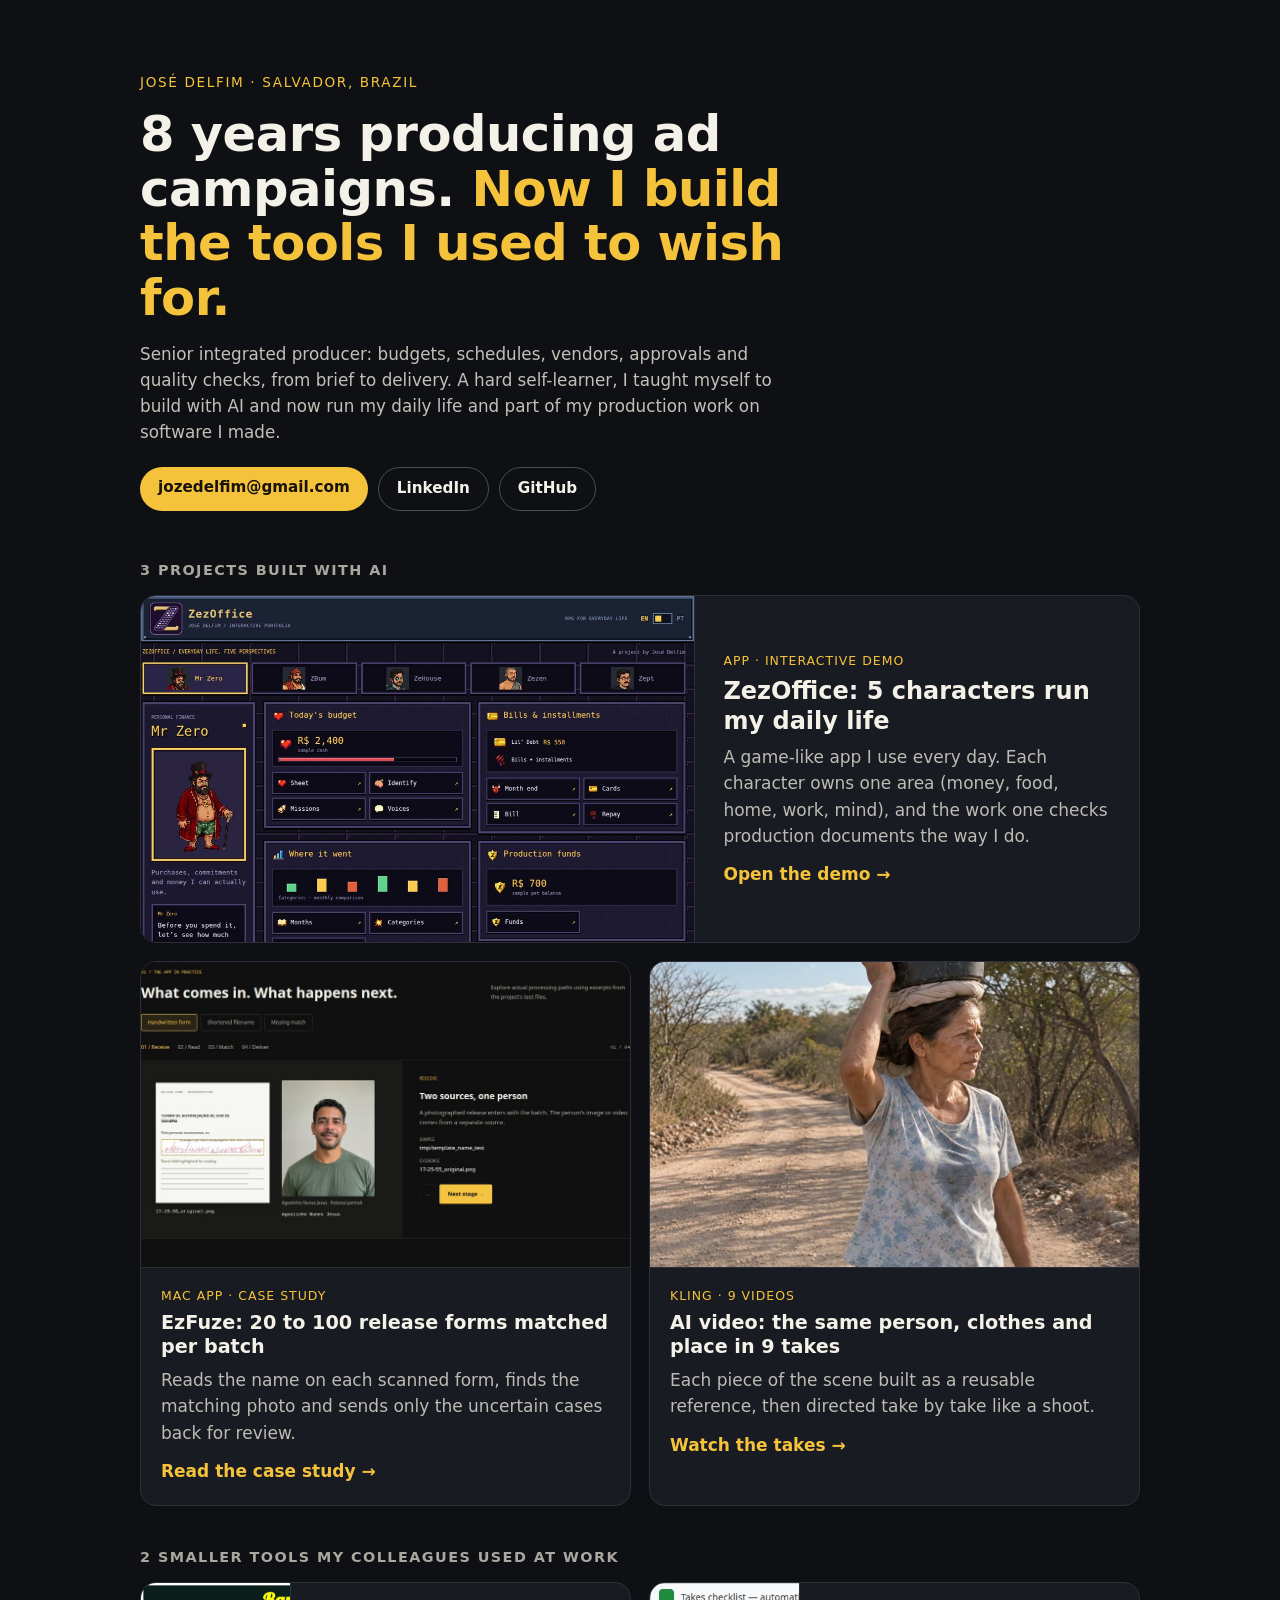
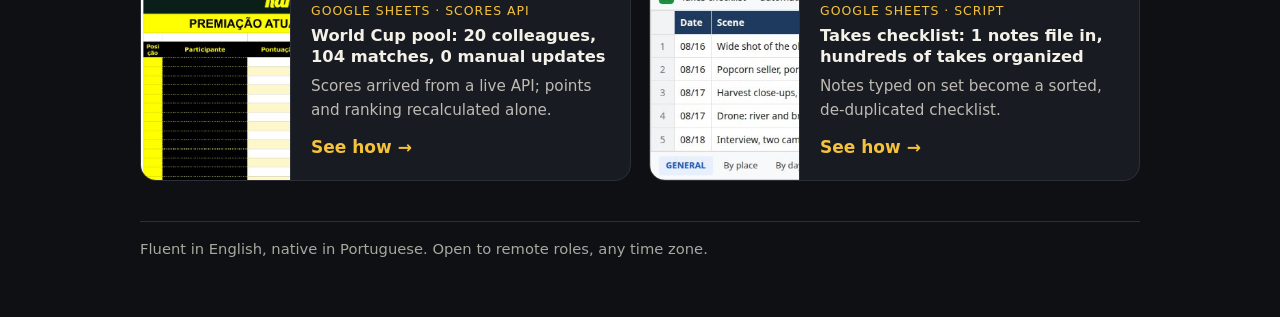
<file: index.html>
<!doctype html>
<html lang="en">
<head>
<meta charset="utf-8">
<meta name="viewport" content="width=device-width,initial-scale=1">
<title>José Delfim · Producer building with AI</title>
<meta name="description" content="Senior integrated producer from Salvador, Brazil, building AI-powered tools: ZezOffice and EzFuze. Also AI video studies.">
<link rel="icon" href="/zezoffice/brand/favicon-32.png">
<style>
  :root{--bg:#0f1014;--ink:#f4f1e8;--lead:#c2c0b8;--eyebrow:#f5c33b;--hl:#f5c33b;--btn:#f5c33b;--btnink:#17130a;--ghostline:#4a4c57;--ghostink:#f4f1e8;--h2:#a9a79f;--card:#191b22;--line:#2c2f3a;--kind:#f5c33b;--text:#bdbbb3;--link:#f5c33b;--foot:#a9a79f;--shadow:rgba(0,0,0,.5)}
  .hero{padding:44px 0 8px}
  *{box-sizing:border-box}
  body{margin:0;font:17px/1.55 system-ui,-apple-system,"Segoe UI",Roboto,sans-serif;color:var(--ink);background:var(--bg)}
  main{max-width:1040px;margin:0 auto;padding:28px 20px 56px}
  .eyebrow{margin:0 0 14px;font-size:.85rem;letter-spacing:.12em;text-transform:uppercase;color:var(--eyebrow)}
  h1{font-size:clamp(1.9rem,4.6vw,3.1rem);line-height:1.1;margin:0 0 16px;letter-spacing:-.01em;max-width:21ch}
  h1 em{font-style:normal;color:var(--hl)}
  .lead{margin:0 0 22px;max-width:62ch;color:var(--lead);font-size:1.05rem}
  .cta{display:flex;flex-wrap:wrap;gap:10px;margin:0}
  .cta a{text-decoration:none;border-radius:999px;padding:9px 18px;font-weight:600;font-size:.95rem}
  .btn{background:var(--btn);color:var(--btnink)}
  .ghost{border:1px solid var(--ghostline);color:var(--ghostink)}
  .ghost:hover{border-color:var(--hl)}
  h2{font-size:.9rem;letter-spacing:.1em;text-transform:uppercase;color:var(--h2);margin:40px 0 14px}
  .grid{display:grid;gap:18px;grid-template-columns:1fr}
  @media(min-width:720px){.grid{grid-template-columns:1fr 1fr}.card.wide{grid-column:1/-1;display:grid;grid-template-columns:1.25fr 1fr}.card.wide img{height:100%;aspect-ratio:auto;border-bottom:0;border-right:1px solid var(--line)}.card.wide .body{align-self:center;padding:28px}.card.wide b{font-size:1.5rem}.card.small{display:grid;grid-template-columns:150px 1fr}.card.small img{height:100%;aspect-ratio:auto;border-bottom:0;border-right:1px solid var(--line)}}
  .card{display:block;background:var(--card);border:1px solid var(--line);border-radius:16px;overflow:hidden;text-decoration:none;color:inherit;transition:transform .15s,border-color .15s,box-shadow .15s}
  .card:hover{transform:translateY(-2px);border-color:var(--hl);box-shadow:0 10px 28px var(--shadow)}
  .card img{display:block;width:100%;aspect-ratio:16/10;object-fit:cover;object-position:top left;border-bottom:1px solid var(--line);background:#111}
  .card.small img{aspect-ratio:16/7}
  .body{display:block;padding:18px 20px 20px}
  .body small{display:block;font-size:.78rem;letter-spacing:.08em;text-transform:uppercase;color:var(--kind);margin-bottom:6px}
  .body b{display:block;font-size:1.2rem;line-height:1.25;margin-bottom:8px}
  .body span{display:block;color:var(--text)}
  .body i{display:block;font-style:normal;font-weight:600;margin-top:12px;color:var(--link)}
  .card.small b{font-size:1.02rem}
  .card.small .body span{font-size:.95rem}
  footer{color:var(--foot);font-size:.92rem;margin-top:40px;border-top:1px solid var(--line);padding-top:16px}
  @media(prefers-reduced-motion:reduce){.card{transition:none}.card:hover{transform:none}}

</style>
</head>
<body>
<main>
  <header class="hero">
    <p class="eyebrow">José Delfim · Salvador, Brazil</p>
    <h1>8 years producing ad campaigns. <em>Now I build the tools I used to wish for.</em></h1>
    <p class="lead">Senior integrated producer: budgets, schedules, vendors, approvals and quality checks, from brief to delivery. A hard self-learner, I taught myself to build with AI and now run my daily life and part of my production work on software I made.</p>
    <p class="cta">
      <a class="btn" href="mailto:jozedelfim@gmail.com">jozedelfim@gmail.com</a>
      <a class="ghost" href="https://www.linkedin.com/in/josedelfim">LinkedIn</a>
      <a class="ghost" href="https://github.com/josedelfim">GitHub</a>
    </p>
  </header>

  <h2>3 projects built with AI</h2>
  <div class="grid">
    <a class="card wide" href="/zezoffice/">
      <img src="/home/zezoffice.jpg" alt="ZezOffice demo screen: five characters and their panels" loading="lazy">
      <span class="body"><small>App · interactive demo</small><b>ZezOffice: 5 characters run my daily life</b><span>A game-like app I use every day. Each character owns one area (money, food, home, work, mind), and the work one checks production documents the way I do.</span><i>Open the demo →</i></span>
    </a>
    <a class="card " href="/ezfuze/">
      <img src="/home/ezfuze.jpg" alt="EzFuze case study: a release form next to a portrait" loading="lazy">
      <span class="body"><small>Mac app · case study</small><b>EzFuze: 20 to 100 release forms matched per batch</b><span>Reads the name on each scanned form, finds the matching photo and sends only the uncertain cases back for review.</span><i>Read the case study →</i></span>
    </a>
    <a class="card " href="/video-ai/">
      <img src="/home/video-ai.jpg" alt="AI-generated take: a woman carrying a bucket on a dirt road" loading="lazy">
      <span class="body"><small>Kling · 9 videos</small><b>AI video: the same person, clothes and place in 9 takes</b><span>Each piece of the scene built as a reusable reference, then directed take by take like a shoot.</span><i>Watch the takes →</i></span>
    </a>
  </div>

  <h2>2 smaller tools my colleagues used at work</h2>
  <div class="grid">
    <a class="card small" href="/bolao/">
      <img src="/home/bolao.jpg" alt="World Cup pool ranking spreadsheet" loading="lazy">
      <span class="body"><small>Google Sheets · scores API</small><b>World Cup pool: 20 colleagues, 104 matches, 0 manual updates</b><span>Scores arrived from a live API; points and ranking recalculated alone.</span><i>See how →</i></span>
    </a>
    <a class="card small" href="/takes/">
      <img src="/home/takes.jpg" alt="Takes checklist spreadsheet" loading="lazy">
      <span class="body"><small>Google Sheets · script</small><b>Takes checklist: 1 notes file in, hundreds of takes organized</b><span>Notes typed on set become a sorted, de-duplicated checklist.</span><i>See how →</i></span>
    </a>
  </div>

  <footer>Fluent in English, native in Portuguese. Open to remote roles, any time zone.</footer>
</main>
</body>
</html>
</file>
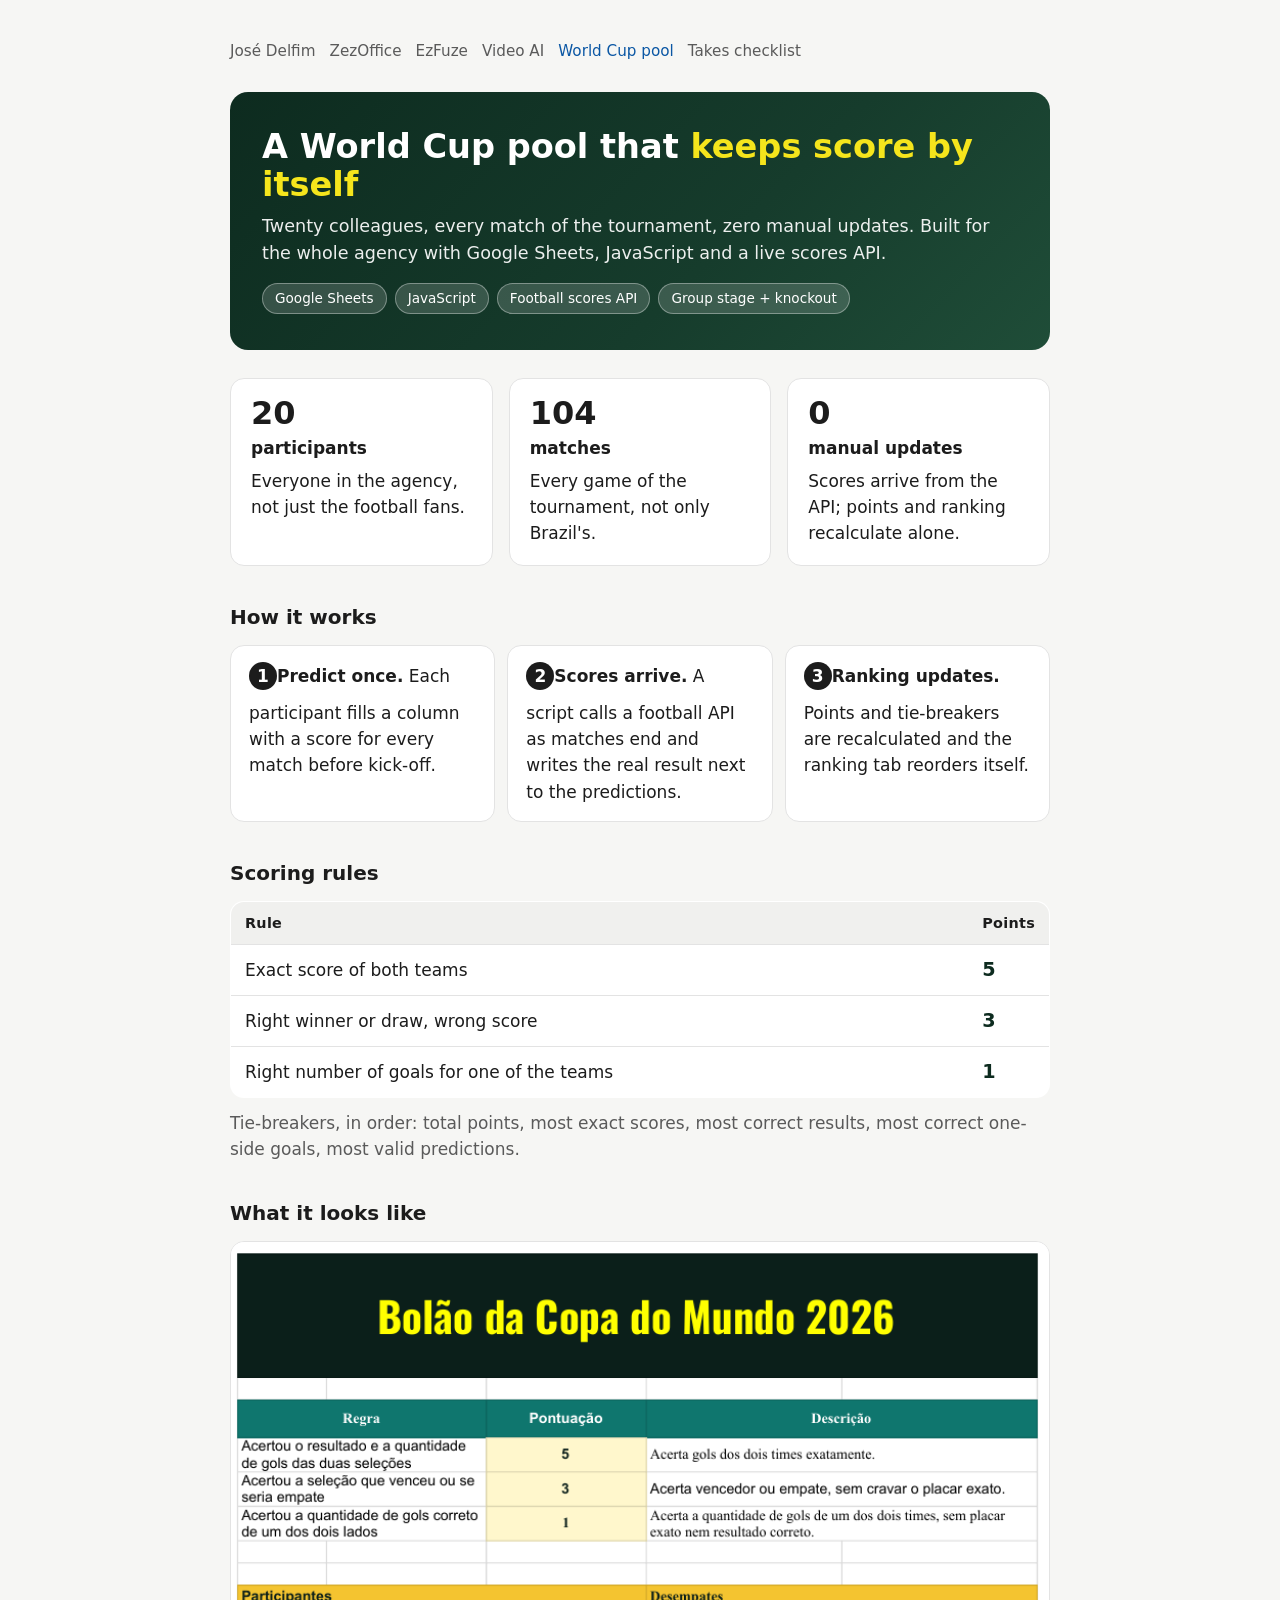
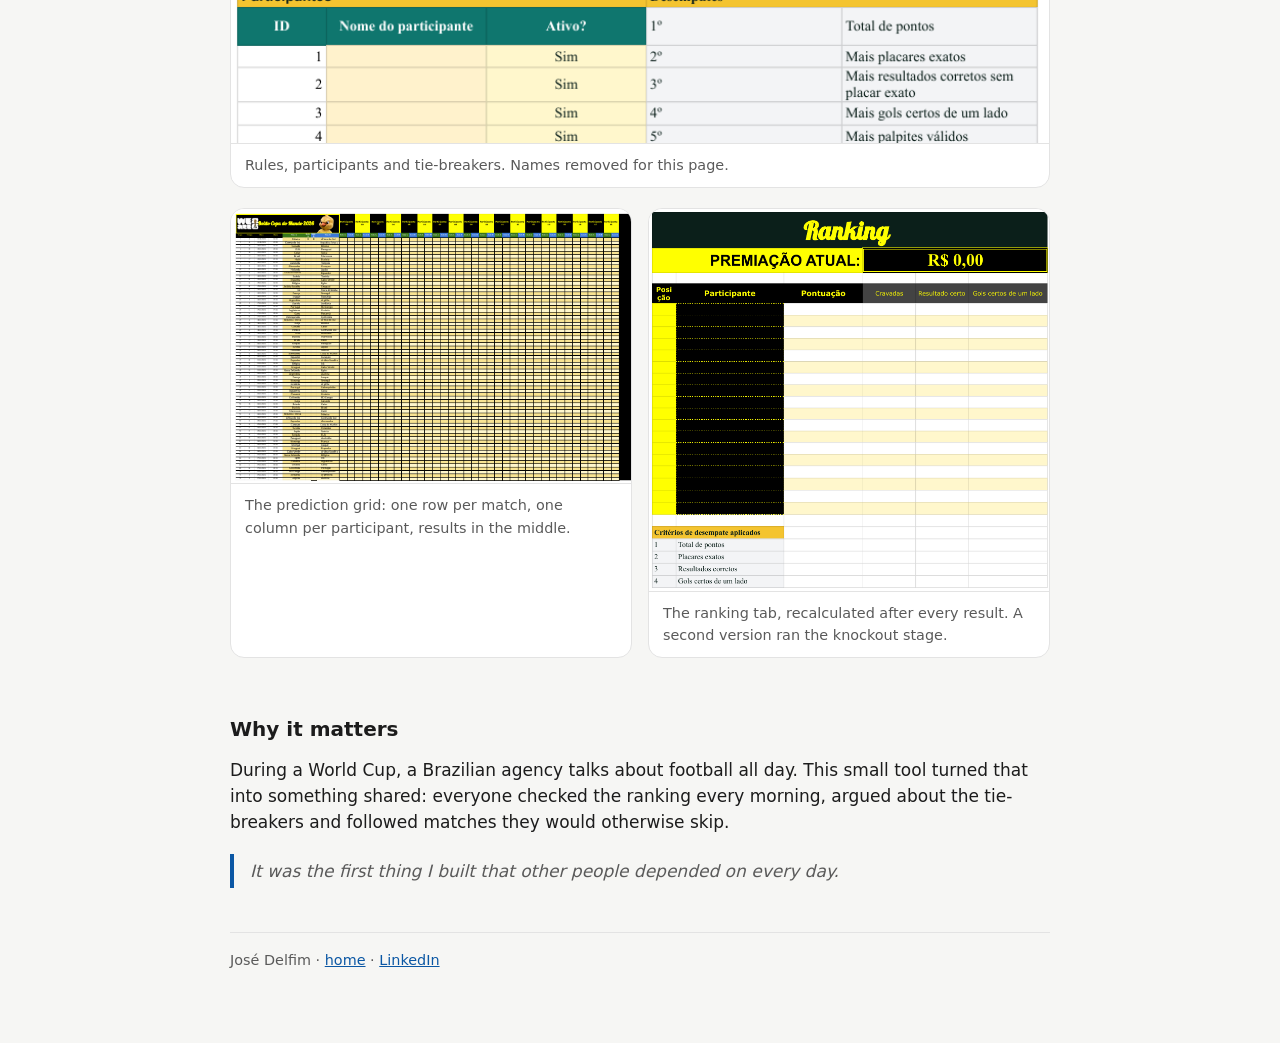
<file: bolao/index.html>
<!doctype html>
<html lang="en">
<head>
<meta charset="utf-8"><meta name="viewport" content="width=device-width,initial-scale=1">
<title>World Cup 2026 pool · José Delfim</title>
<meta name="description" content="A self-updating World Cup prediction pool for a whole agency, built with Google Sheets, JavaScript and a live scores API.">
<link rel="stylesheet" href="/site.css">
</head>
<body>
<main>
  <nav class="nav"><a href="/">José Delfim</a><a href="/zezoffice/">ZezOffice</a><a href="/ezfuze/">EzFuze</a><a href="/video-ai/">Video AI</a><a class="on" href="/bolao/">World Cup pool</a><a href="/takes/">Takes checklist</a></nav>

  <section class="hero bolao">
    <h1>A World Cup pool that <b>keeps score by itself</b></h1>
    <p>Twenty colleagues, every match of the tournament, zero manual updates. Built for the whole agency with Google Sheets, JavaScript and a live scores API.</p>
    <div class="tags"><span>Google Sheets</span><span>JavaScript</span><span>Football scores API</span><span>Group stage + knockout</span></div>
  </section>

  <div class="grid three">
    <div class="card"><div class="big">20</div><b>participants</b>Everyone in the agency, not just the football fans.</div>
    <div class="card"><div class="big">104</div><b>matches</b>Every game of the tournament, not only Brazil's.</div>
    <div class="card"><div class="big">0</div><b>manual updates</b>Scores arrive from the API; points and ranking recalculate alone.</div>
  </div>

  <h2>How it works</h2>
  <div class="steps">
    <div class="step"><b>Predict once.</b> Each participant fills a column with a score for every match before kick-off.</div>
    <div class="step"><b>Scores arrive.</b> A script calls a football API as matches end and writes the real result next to the predictions.</div>
    <div class="step"><b>Ranking updates.</b> Points and tie-breakers are recalculated and the ranking tab reorders itself.</div>
  </div>

  <h2>Scoring rules</h2>
  <table class="rules">
    <tr><th>Rule</th><th>Points</th></tr>
    <tr><td>Exact score of both teams</td><td class="pts">5</td></tr>
    <tr><td>Right winner or draw, wrong score</td><td class="pts">3</td></tr>
    <tr><td>Right number of goals for one of the teams</td><td class="pts">1</td></tr>
  </table>
  <p style="margin-top:12px;color:var(--muted)">Tie-breakers, in order: total points, most exact scores, most correct results, most correct one-side goals, most valid predictions.</p>

  <h2>What it looks like</h2>
  <figure><img src="regras.png" alt="Rules, participant list and tie-breakers tab of the pool spreadsheet"><figcaption>Rules, participants and tie-breakers. Names removed for this page.</figcaption></figure>
  <div class="grid two">
    <figure><img src="grade.png" alt="Prediction grid: one row per match, one column per participant"><figcaption>The prediction grid: one row per match, one column per participant, results in the middle.</figcaption></figure>
    <figure><img src="ranking.png" alt="Ranking tab with position, points and tie-breakers"><figcaption>The ranking tab, recalculated after every result. A second version ran the knockout stage.</figcaption></figure>
  </div>

  <h2>Why it matters</h2>
  <p>During a World Cup, a Brazilian agency talks about football all day. This small tool turned that into something shared: everyone checked the ranking every morning, argued about the tie-breakers and followed matches they would otherwise skip.</p>
  <p class="quote">It was the first thing I built that other people depended on every day.</p>

  <footer>José Delfim · <a href="/">home</a> · <a href="https://www.linkedin.com/in/josedelfim">LinkedIn</a></footer>
</main>
</body>
</html>
</file>
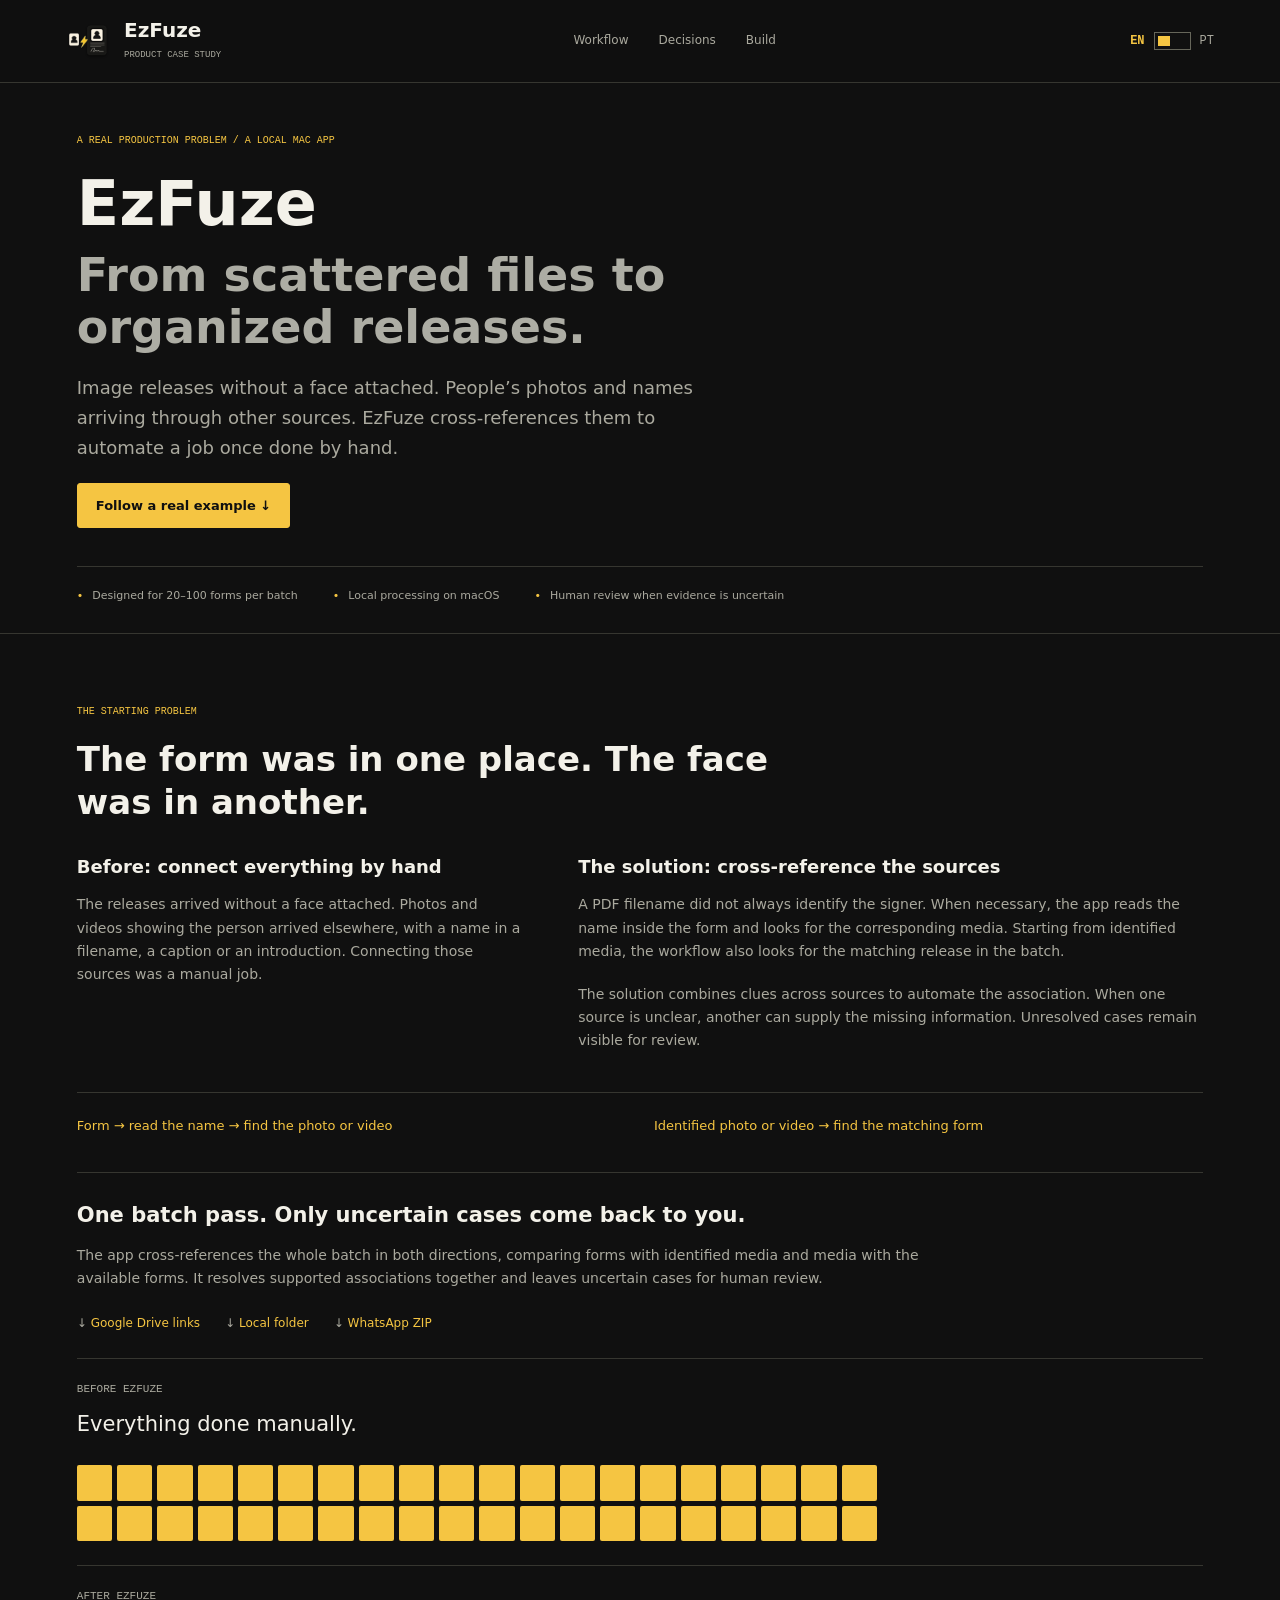
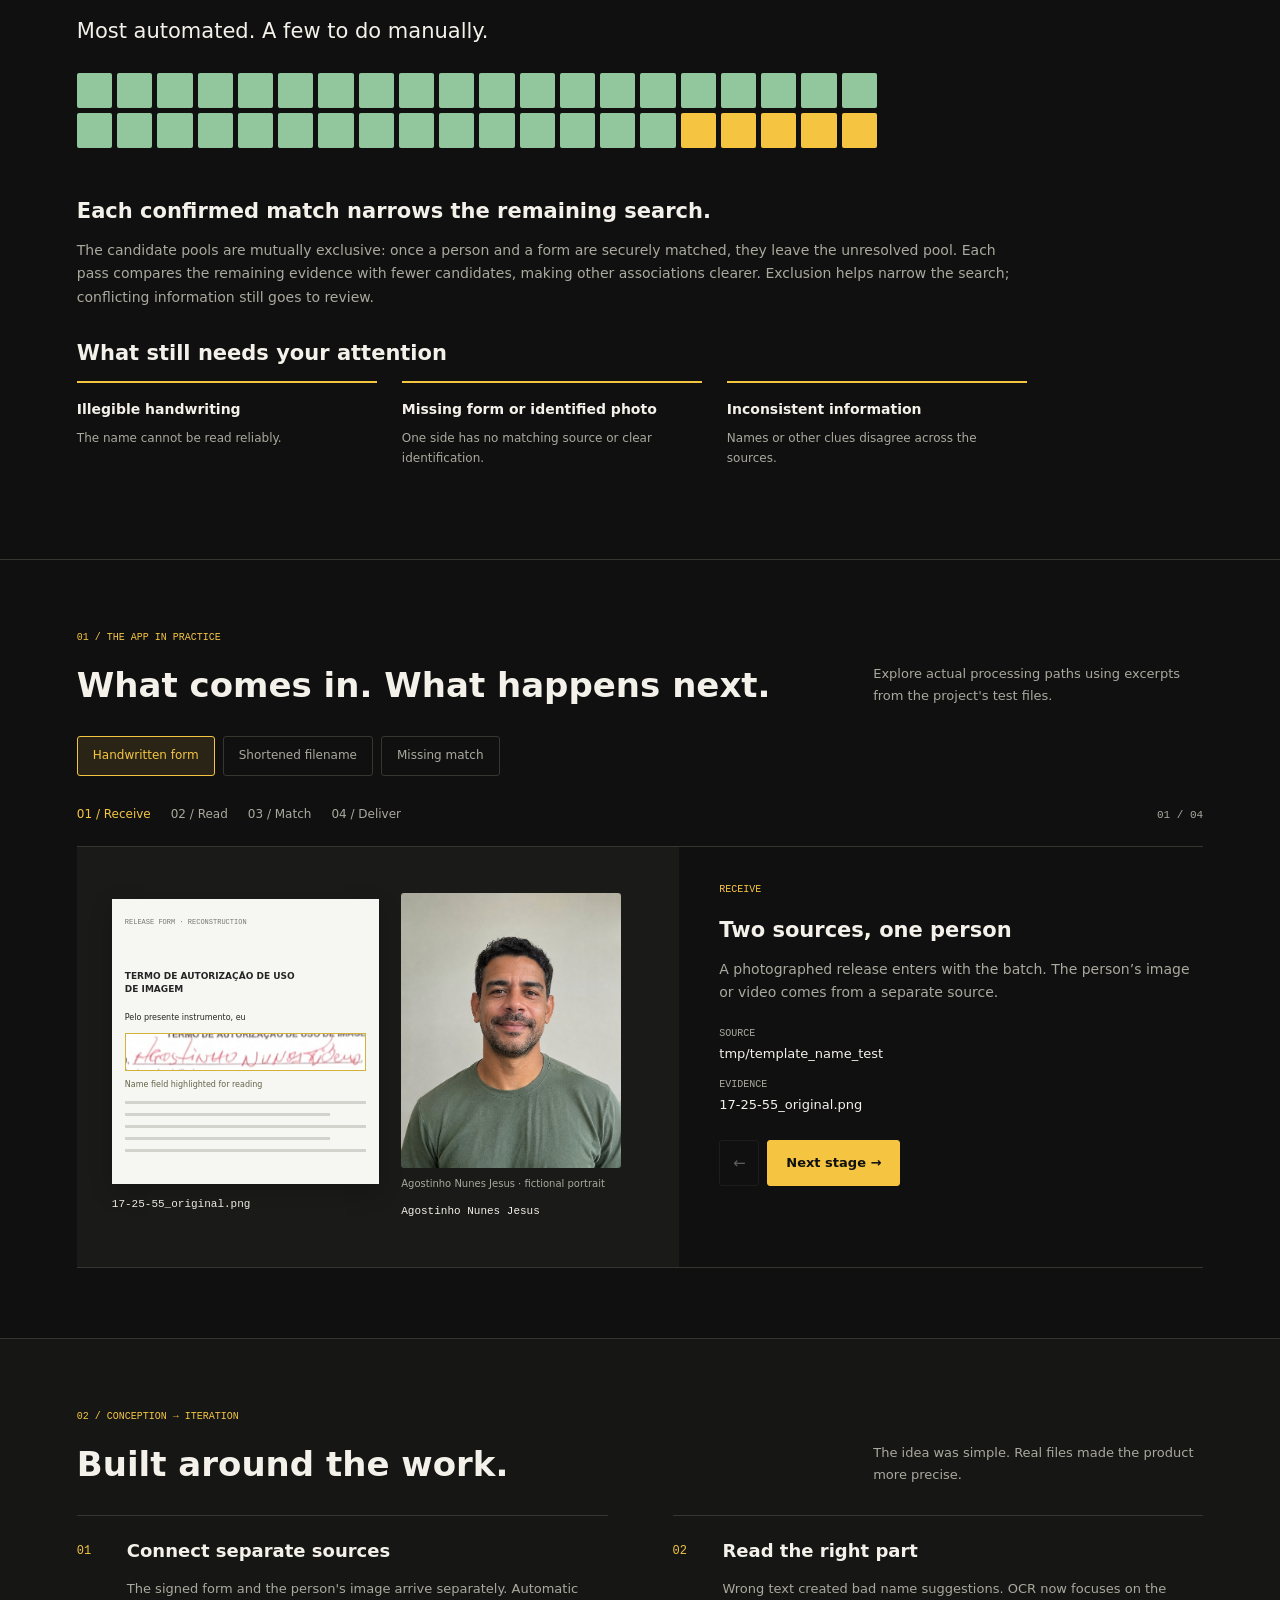
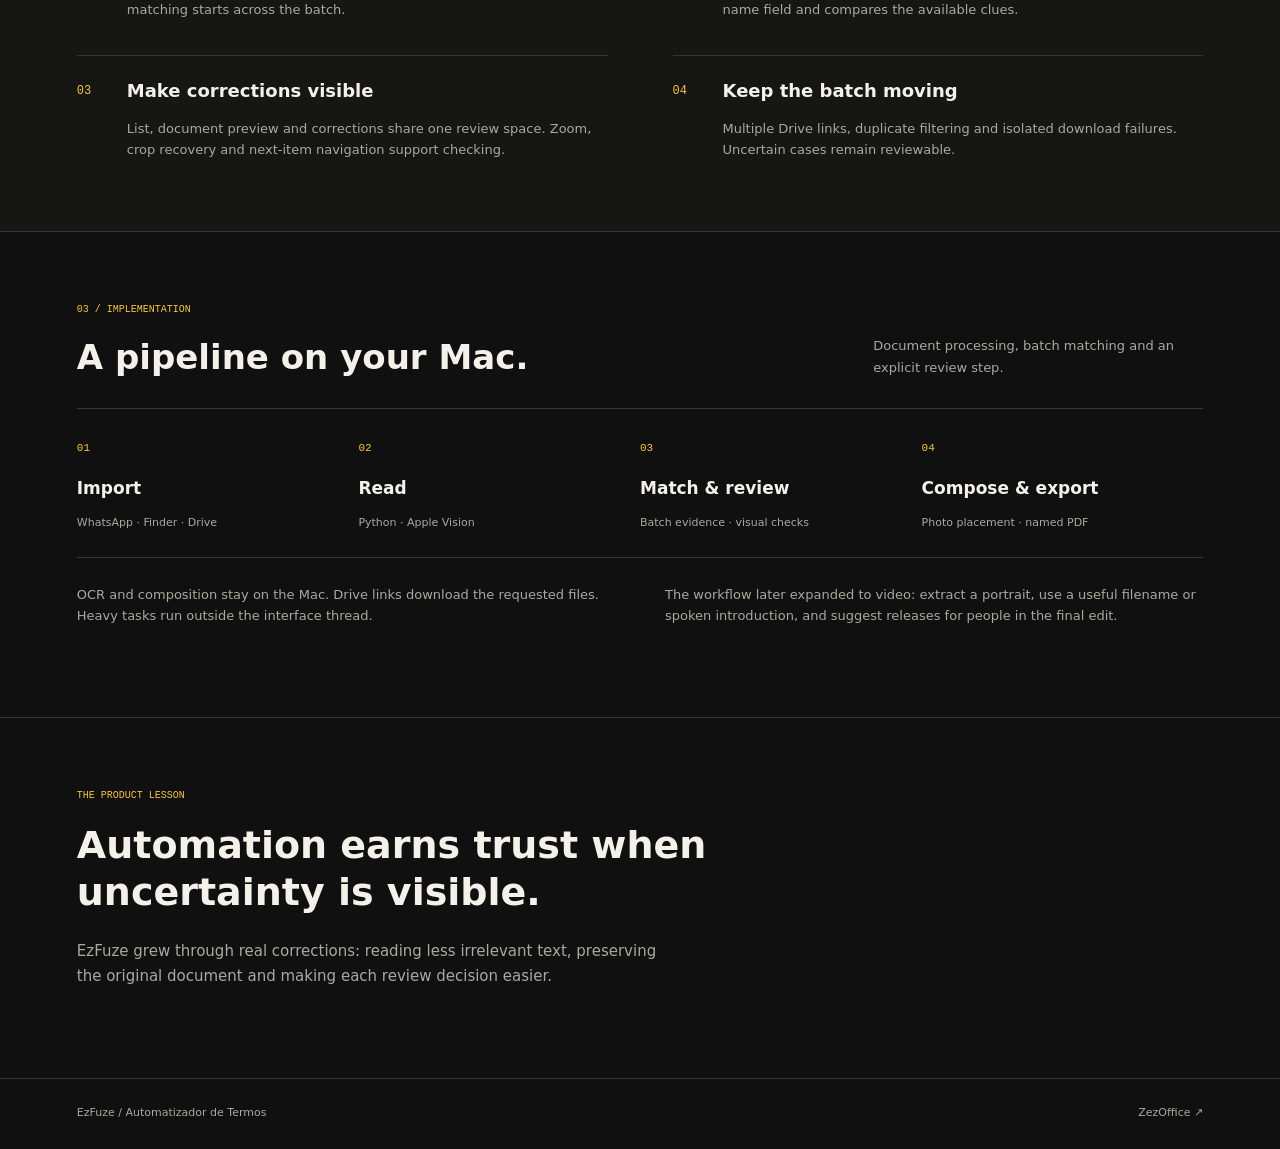
<file: ezfuze/index.html>
<!doctype html><html lang="en"><head><meta charset="utf-8"><meta name="viewport" content="width=device-width,initial-scale=1"><title>EzFuze — A product case study</title><meta name="description" content="From production files to organized image releases. Explore the conception and implementation of EzFuze."><link rel="icon" href="assets/app_icon.png"><link rel="stylesheet" href="style.css">
</head><body><header><a class="brand" href="#"><img src="assets/app_icon.png" alt=""><span>EzFuze<small>PRODUCT CASE STUDY</small></span></a><nav><a href="#workflow" data-t="nav1"></a><a href="#decisions" data-t="nav2"></a><a href="#build" data-t="nav3"></a></nav><div class="language-switch" role="group" aria-label="Language / Idioma" data-active="en"><button data-language="en" aria-pressed="true">EN</button><button class="language-track" id="languageToggle" role="switch" aria-label="Português" aria-checked="false"><i></i></button><button data-language="pt" aria-pressed="false">PT</button></div></header><main><section class="intro"><p class="eyebrow" data-t="eyebrow"></p><h1>EzFuze<span data-t="headline"></span></h1><p class="lead" data-t="intro"></p><a class="primary" href="#workflow" data-t="cta"></a><div class="facts"><span data-t="fact1"></span><span data-t="fact2"></span><span data-t="fact3"></span></div></section><section id="workflow"><div class="sectionhead"><div><p class="eyebrow" data-t="flowEye"></p><h2 data-t="flowTitle"></h2></div><p data-t="flowIntro"></p></div><div class="cases" role="group" aria-label="Examples"><button data-case="0" aria-pressed="true" data-t="case0"></button><button data-case="1" aria-pressed="false" data-t="case1"></button><button data-case="2" aria-pressed="false" data-t="case2"></button></div><div class="stagebar"><div id="steps" role="tablist" aria-label="Processing stages"></div><span id="stageCount"></span></div><div class="example"><div class="visual" id="visual"></div><div class="explanation"><p class="eyebrow" id="stepLabel"></p><h3 id="stepTitle"></h3><p id="stepCopy"></p><dl id="evidence"></dl><div class="controls"><button id="back" aria-label="Previous stage">←</button><button id="next" class="primary"></button></div></div></div><p class="footnote" data-t="sourceNote"></p></section><section class="origin" id="decisions"><div class="sectionhead"><div><p class="eyebrow" data-t="decisionEye"></p><h2 data-t="decisionTitle"></h2></div><p data-t="decisionIntro"></p></div><div class="decisions" id="decisionList"></div></section><section id="build"><div class="sectionhead"><div><p class="eyebrow" data-t="buildEye"></p><h2 data-t="buildTitle"></h2></div><p data-t="buildIntro"></p></div><div class="pipeline" id="pipeline"></div><div class="notes"><p data-t="local"></p><p data-t="video"></p></div></section><section class="closing"><p class="eyebrow" data-t="lessonEye"></p><h2 data-t="lesson"></h2><p data-t="lessonCopy"></p></section></main><footer><span>EzFuze / Automatizador de Termos</span><a href="/zezoffice/">ZezOffice ↗</a></footer><script src="app.js"></script></body></html>
</file>
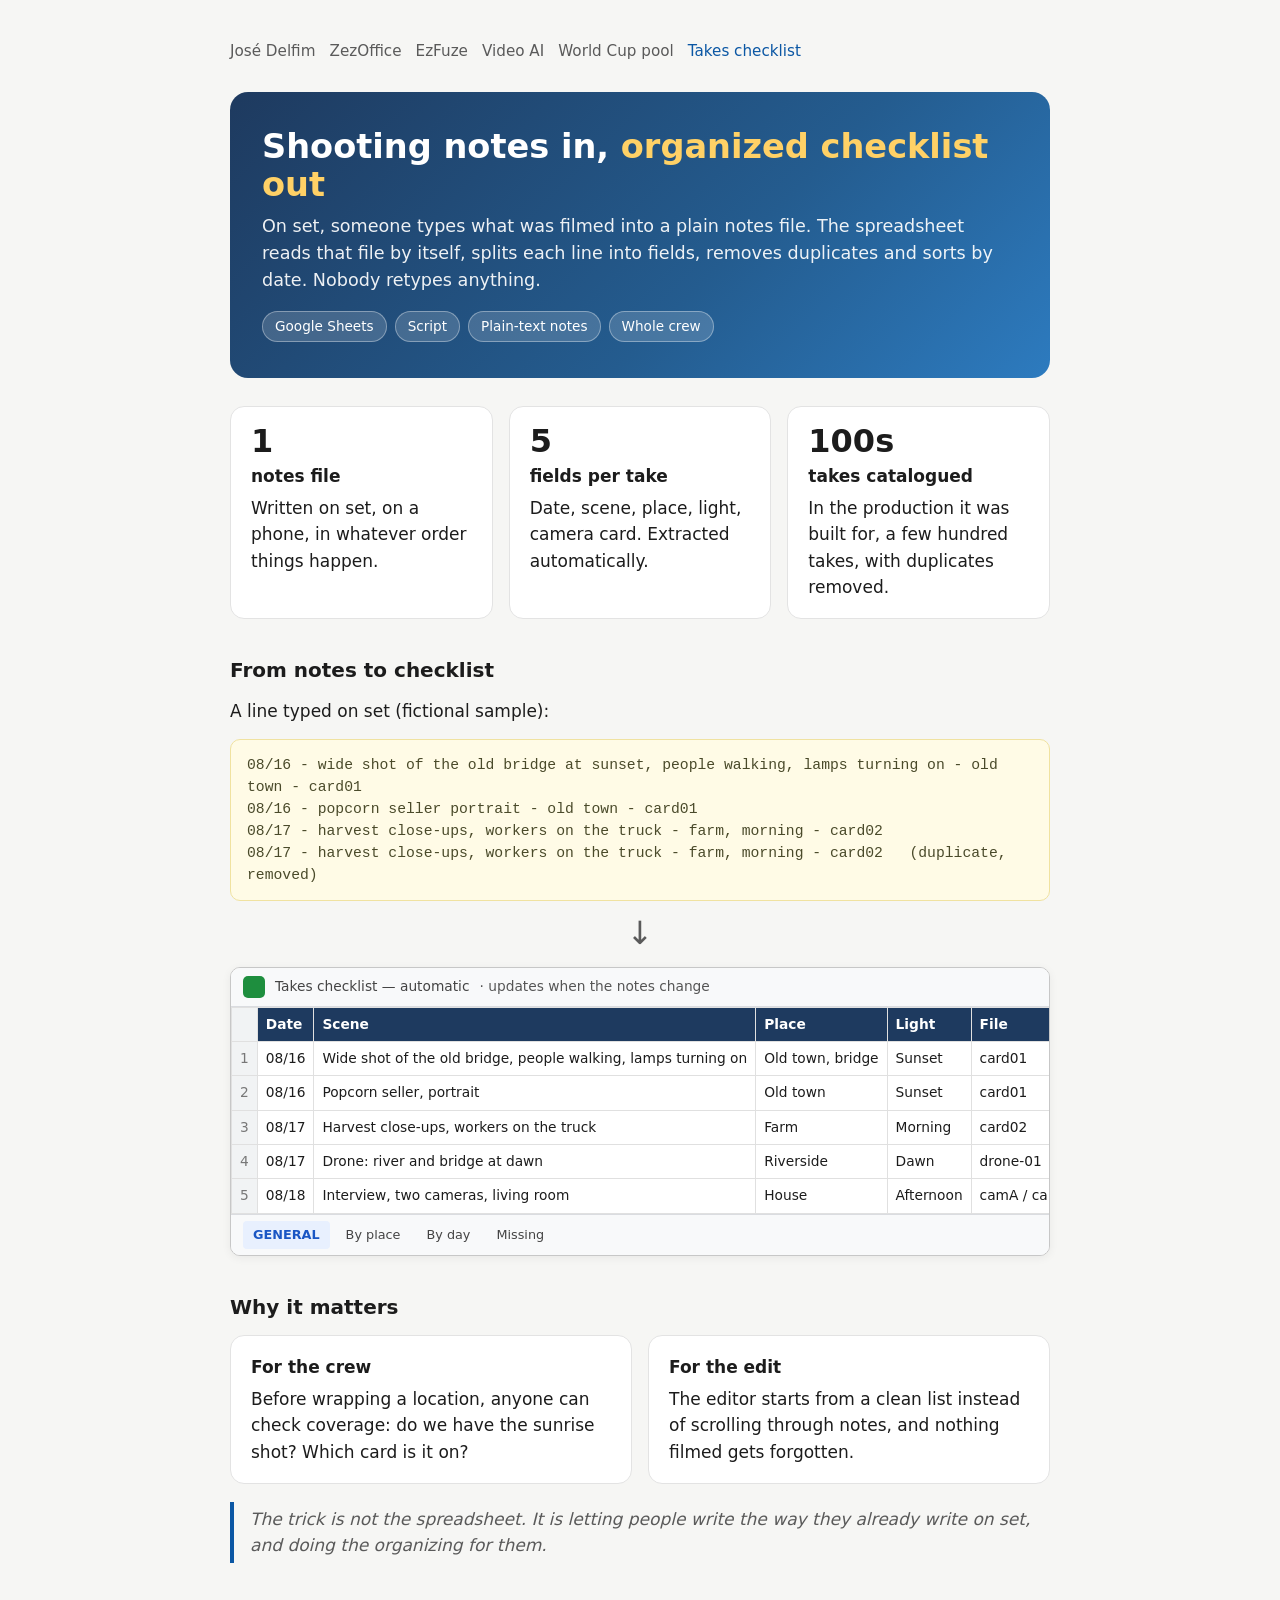
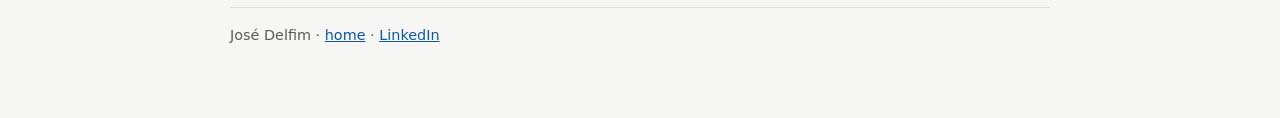
<file: takes/index.html>
<!doctype html>
<html lang="en">
<head>
<meta charset="utf-8"><meta name="viewport" content="width=device-width,initial-scale=1">
<title>Takes checklist · José Delfim</title>
<meta name="description" content="A spreadsheet that reads plain shooting notes and turns them into an organized, de-duplicated checklist of every take for the whole crew.">
<link rel="stylesheet" href="/site.css">
</head>
<body>
<main>
  <nav class="nav"><a href="/">José Delfim</a><a href="/zezoffice/">ZezOffice</a><a href="/ezfuze/">EzFuze</a><a href="/video-ai/">Video AI</a><a href="/bolao/">World Cup pool</a><a class="on" href="/takes/">Takes checklist</a></nav>

  <section class="hero takes">
    <h1>Shooting notes in, <b>organized checklist out</b></h1>
    <p>On set, someone types what was filmed into a plain notes file. The spreadsheet reads that file by itself, splits each line into fields, removes duplicates and sorts by date. Nobody retypes anything.</p>
    <div class="tags"><span>Google Sheets</span><span>Script</span><span>Plain-text notes</span><span>Whole crew</span></div>
  </section>

  <div class="grid three">
    <div class="card"><div class="big">1</div><b>notes file</b>Written on set, on a phone, in whatever order things happen.</div>
    <div class="card"><div class="big">5</div><b>fields per take</b>Date, scene, place, light, camera card. Extracted automatically.</div>
    <div class="card"><div class="big">100s</div><b>takes catalogued</b>In the production it was built for, a few hundred takes, with duplicates removed.</div>
  </div>

  <h2>From notes to checklist</h2>
  <p>A line typed on set (fictional sample):</p>
  <div class="notes">08/16 - wide shot of the old bridge at sunset, people walking, lamps turning on - old town - card01
08/16 - popcorn seller portrait - old town - card01
08/17 - harvest close-ups, workers on the truck - farm, morning - card02
08/17 - harvest close-ups, workers on the truck - farm, morning - card02   (duplicate, removed)</div>
  <div class="arrow">↓</div>
  <div class="sheet">
    <div class="bar"><i></i><span>Takes checklist — automatic</span><span class="light">· updates when the notes change</span></div>
    <div class="wrap">
    <table>
      <thead><tr><th></th><th>Date</th><th>Scene</th><th>Place</th><th>Light</th><th>File</th></tr></thead>
      <tbody>
        <tr><td>1</td><td>08/16</td><td>Wide shot of the old bridge, people walking, lamps turning on</td><td>Old town, bridge</td><td>Sunset</td><td>card01</td></tr>
        <tr><td>2</td><td>08/16</td><td>Popcorn seller, portrait</td><td>Old town</td><td>Sunset</td><td>card01</td></tr>
        <tr><td>3</td><td>08/17</td><td>Harvest close-ups, workers on the truck</td><td>Farm</td><td>Morning</td><td>card02</td></tr>
        <tr><td>4</td><td>08/17</td><td>Drone: river and bridge at dawn</td><td>Riverside</td><td>Dawn</td><td>drone-01</td></tr>
        <tr><td>5</td><td>08/18</td><td>Interview, two cameras, living room</td><td>House</td><td>Afternoon</td><td>camA / camB</td></tr>
      </tbody>
    </table>
    </div>
    <div class="tabs"><span class="on">GENERAL</span><span>By place</span><span>By day</span><span>Missing</span></div>
  </div>

  <h2>Why it matters</h2>
  <div class="grid two">
    <div class="card"><b>For the crew</b>Before wrapping a location, anyone can check coverage: do we have the sunrise shot? Which card is it on?</div>
    <div class="card"><b>For the edit</b>The editor starts from a clean list instead of scrolling through notes, and nothing filmed gets forgotten.</div>
  </div>
  <p class="quote">The trick is not the spreadsheet. It is letting people write the way they already write on set, and doing the organizing for them.</p>

  <footer>José Delfim · <a href="/">home</a> · <a href="https://www.linkedin.com/in/josedelfim">LinkedIn</a></footer>
</main>
</body>
</html>
</file>
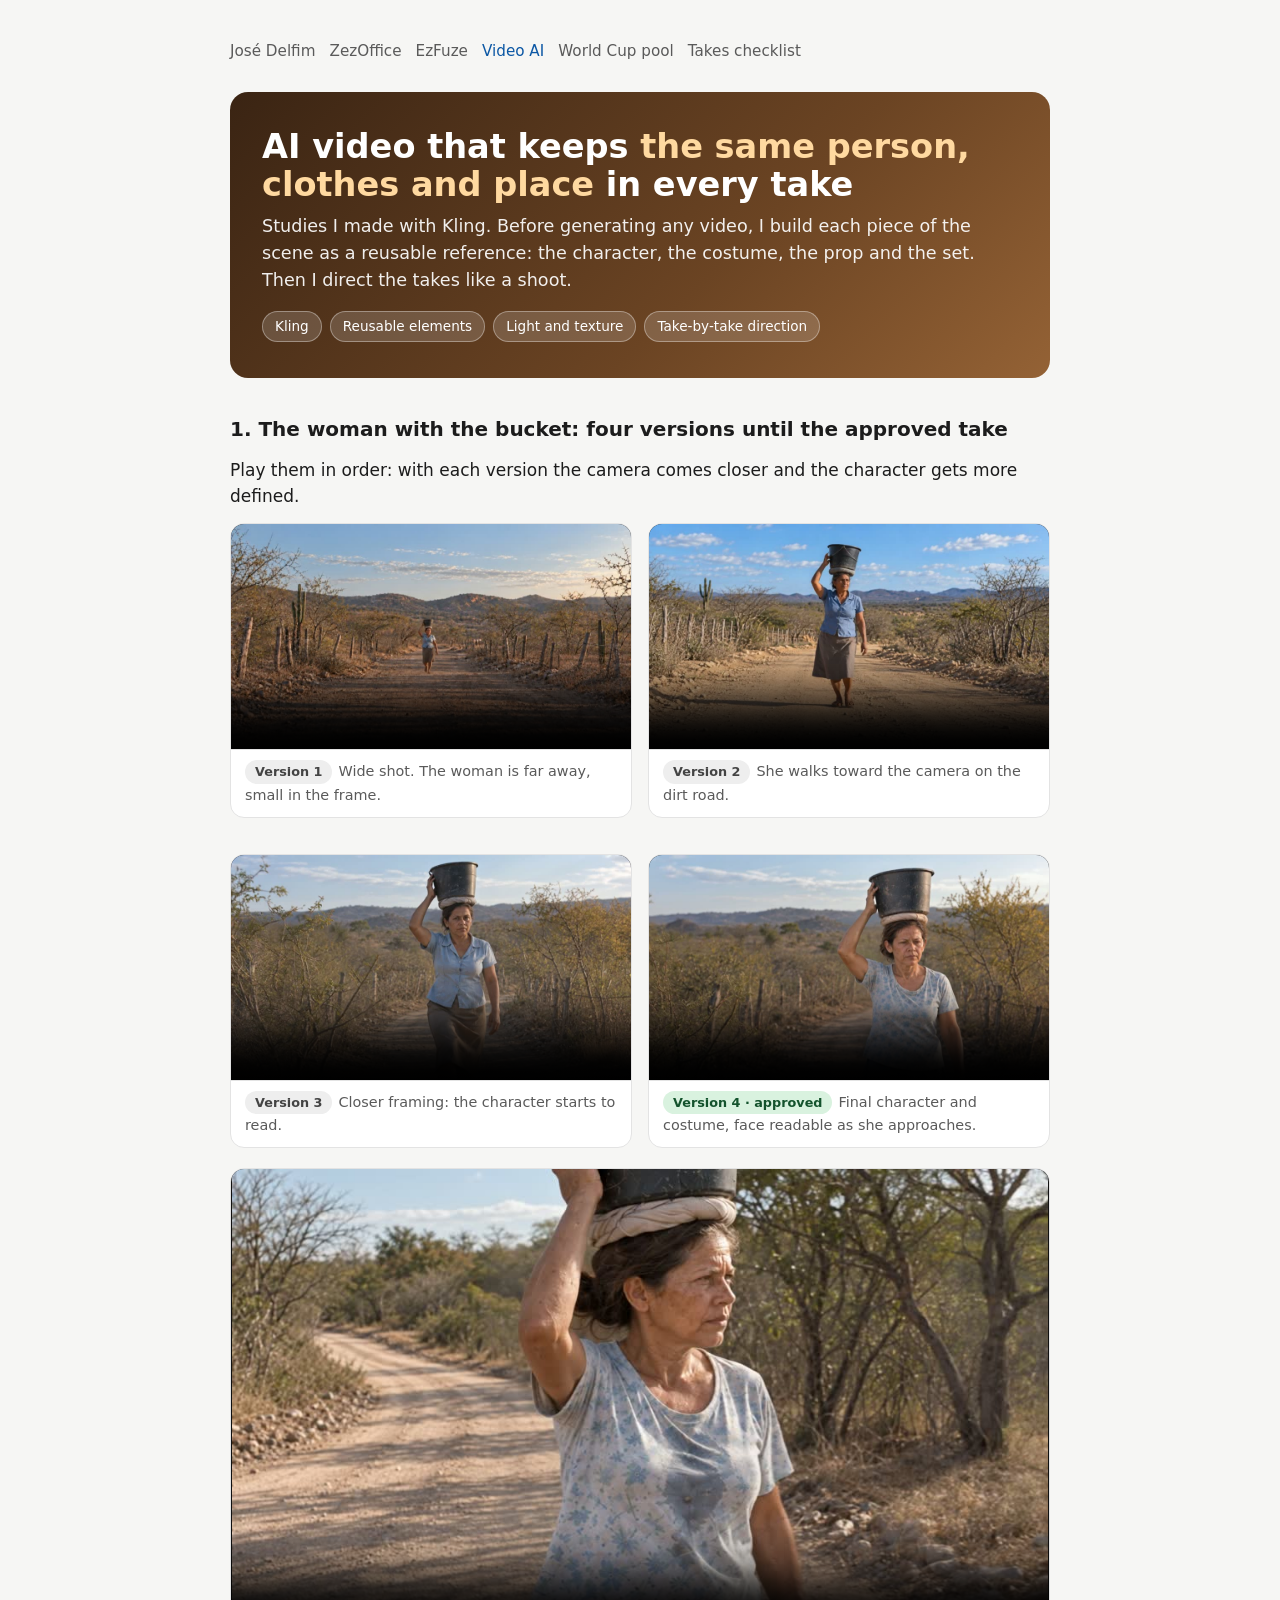
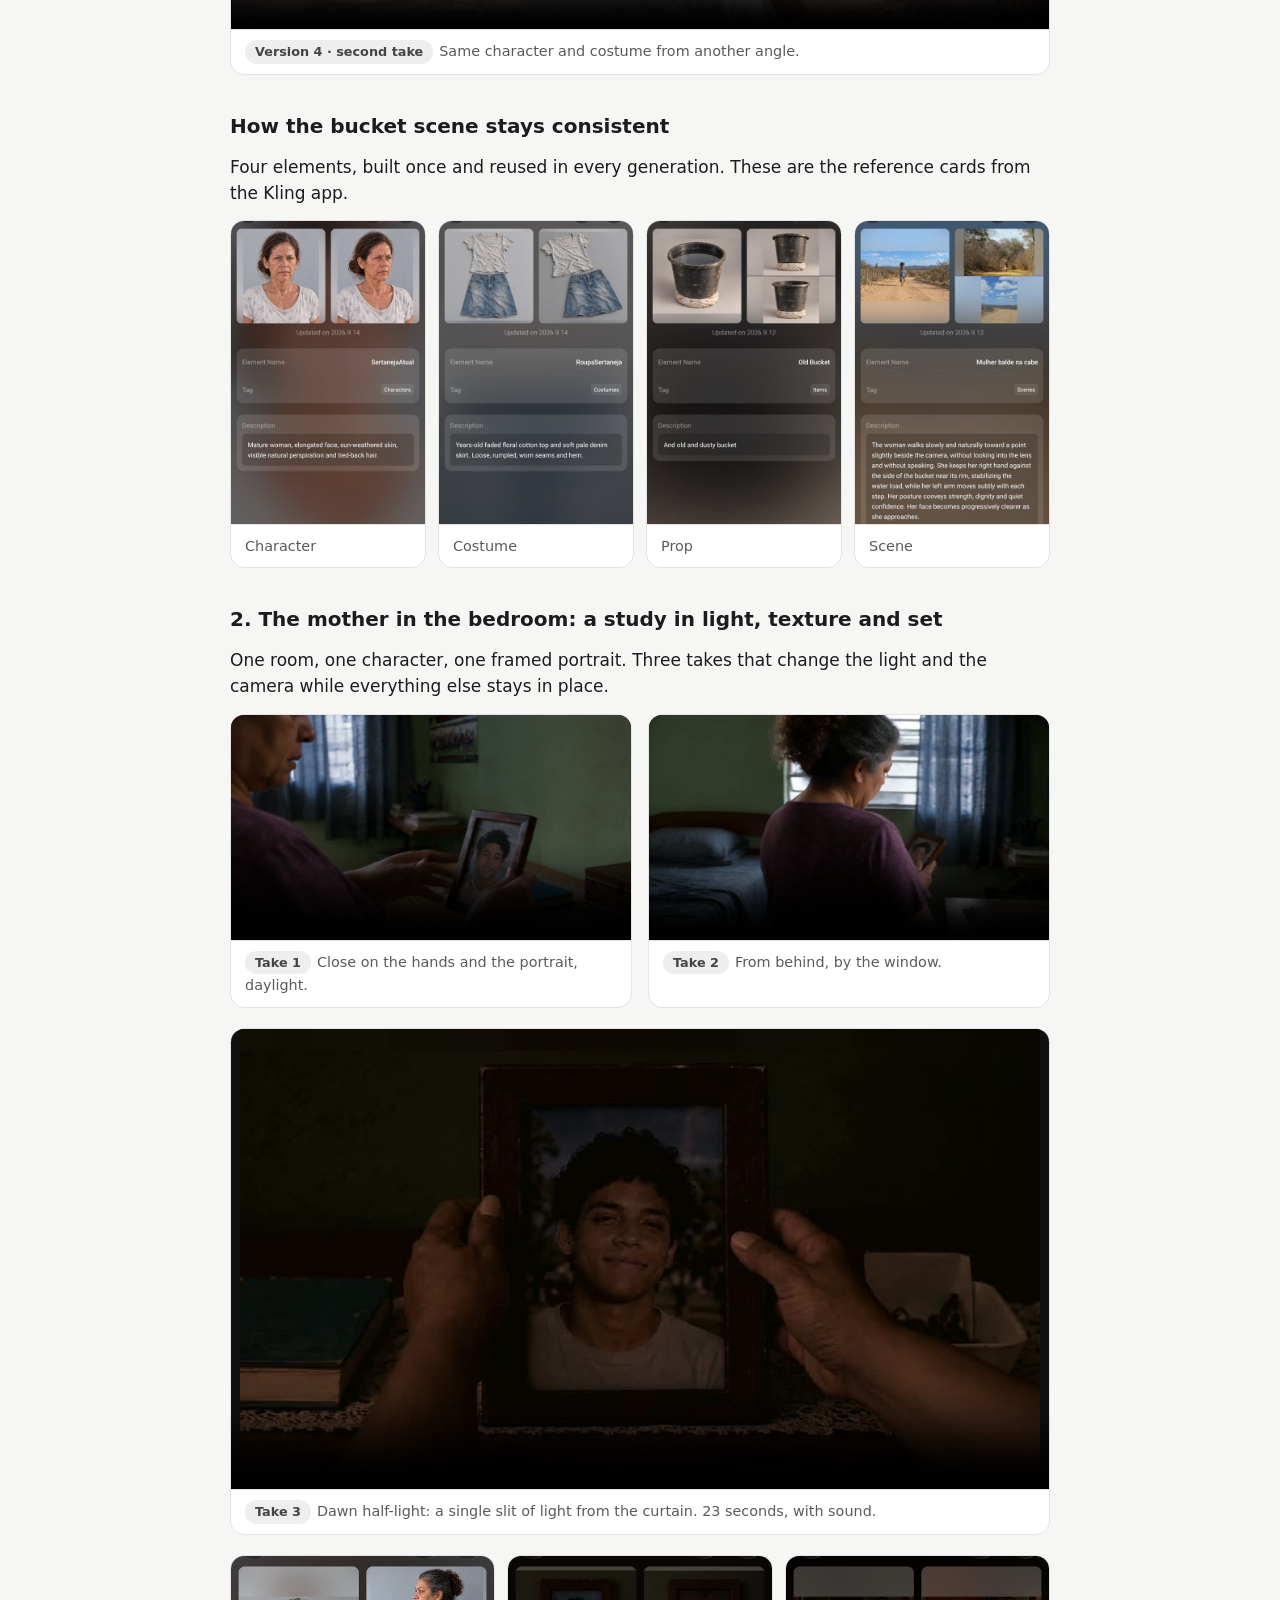
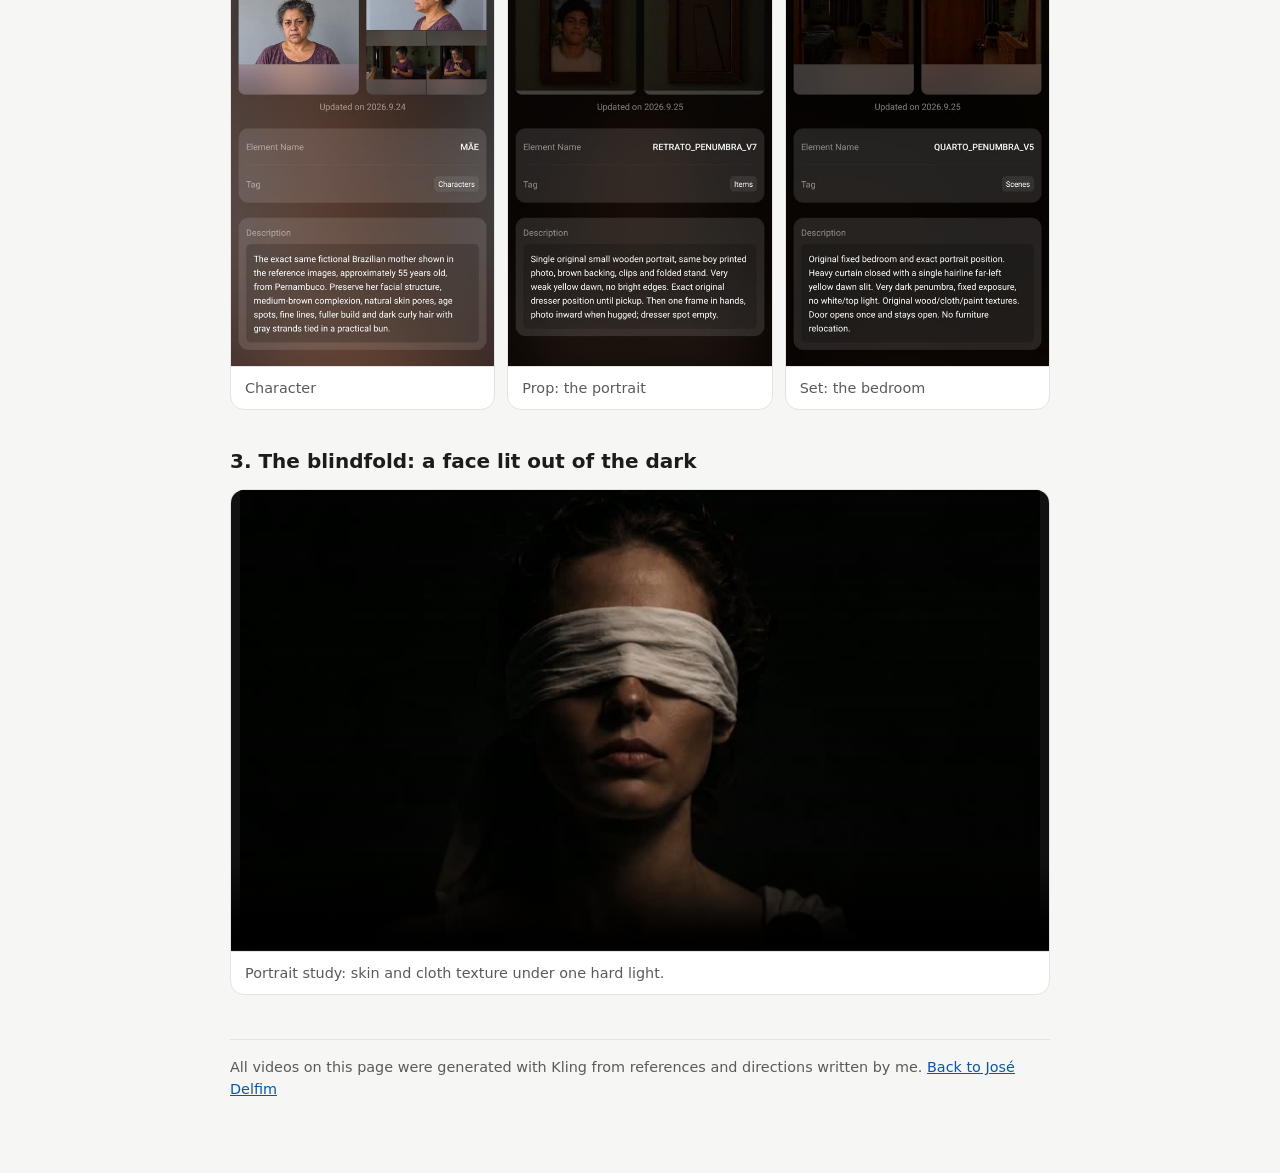
<file: video-ai/index.html>
<!doctype html>
<html lang="en">
<head>
<meta charset="utf-8"><meta name="viewport" content="width=device-width,initial-scale=1">
<title>Video AI Generations · José Delfim</title>
<meta name="description" content="AI video studies by José Delfim, made with Kling: the same character, costume and set kept consistent from take to take.">
<link rel="stylesheet" href="/site.css">
<style>
.videoai{background:linear-gradient(135deg,#3a2413,#6b4423 60%,#946235)}
.videoai h1 b{color:#ffd9a0}
video{display:block;width:100%;height:auto;aspect-ratio:16/9;background:#111}
.els{display:grid;gap:12px;grid-template-columns:1fr 1fr;margin:0 0 20px}
@media(min-width:640px){.els.four{grid-template-columns:repeat(4,1fr)}.els.three{grid-template-columns:repeat(3,1fr)}}
.els figure{margin:0}
.tag{display:inline-block;border-radius:999px;padding:2px 10px;font-size:.8rem;font-weight:600;margin-right:6px;background:#eee;color:#444}
.tag.ok{background:#d9f2df;color:#14532d}
</style>
</head>
<body>
<main>
  <nav class="nav"><a href="/">José Delfim</a><a href="/zezoffice/">ZezOffice</a><a href="/ezfuze/">EzFuze</a><a class="on" href="/video-ai/">Video AI</a><a href="/bolao/">World Cup pool</a><a href="/takes/">Takes checklist</a></nav>

  <section class="hero videoai">
    <h1>AI video that keeps <b>the same person, clothes and place</b> in every take</h1>
    <p>Studies I made with Kling. Before generating any video, I build each piece of the scene as a reusable reference: the character, the costume, the prop and the set. Then I direct the takes like a shoot.</p>
    <div class="tags"><span>Kling</span><span>Reusable elements</span><span>Light and texture</span><span>Take-by-take direction</span></div>
  </section>

  <h2>1. The woman with the bucket: four versions until the approved take</h2>
  <p>Play them in order: with each version the camera comes closer and the character gets more defined.</p>
  <div class="grid two">
    <figure><video controls preload="none" playsinline poster="m/bucket-v1.jpg" src="m/bucket-v1.mp4"></video><figcaption><span class="tag">Version 1</span>Wide shot. The woman is far away, small in the frame.</figcaption></figure>
    <figure><video controls preload="none" playsinline poster="m/bucket-v2.jpg" src="m/bucket-v2.mp4"></video><figcaption><span class="tag">Version 2</span>She walks toward the camera on the dirt road.</figcaption></figure>
    <figure><video controls preload="none" playsinline poster="m/bucket-v3.jpg" src="m/bucket-v3.mp4"></video><figcaption><span class="tag">Version 3</span>Closer framing: the character starts to read.</figcaption></figure>
    <figure><video controls preload="none" playsinline poster="m/bucket-v4b.jpg" src="m/bucket-v4b.mp4"></video><figcaption><span class="tag ok">Version 4 · approved</span>Final character and costume, face readable as she approaches.</figcaption></figure>
  </div>
  <figure><video controls preload="none" playsinline poster="m/bucket-v4a.jpg" src="m/bucket-v4a.mp4"></video><figcaption><span class="tag">Version 4 · second take</span>Same character and costume from another angle.</figcaption></figure>

  <h2>How the bucket scene stays consistent</h2>
  <p>Four elements, built once and reused in every generation. These are the reference cards from the Kling app.</p>
  <div class="els four">
    <figure><a href="m/el-character.jpg"><img src="m/el-character.jpg" alt="Kling element card: two reference portraits of the character" loading="lazy"></a><figcaption>Character</figcaption></figure>
    <figure><a href="m/el-costume.jpg"><img src="m/el-costume.jpg" alt="Kling element card: floral top and denim skirt" loading="lazy"></a><figcaption>Costume</figcaption></figure>
    <figure><a href="m/el-prop.jpg"><img src="m/el-prop.jpg" alt="Kling element card: an old, dusty bucket" loading="lazy"></a><figcaption>Prop</figcaption></figure>
    <figure><a href="m/el-scene.jpg"><img src="m/el-scene.jpg" alt="Kling element card: dirt road scene with the walking direction" loading="lazy"></a><figcaption>Scene</figcaption></figure>
  </div>

  <h2>2. The mother in the bedroom: a study in light, texture and set</h2>
  <p>One room, one character, one framed portrait. Three takes that change the light and the camera while everything else stays in place.</p>
  <div class="grid two">
    <figure><video controls preload="none" playsinline poster="m/mother-1.jpg" src="m/mother-1.mp4"></video><figcaption><span class="tag">Take 1</span>Close on the hands and the portrait, daylight.</figcaption></figure>
    <figure><video controls preload="none" playsinline poster="m/mother-2.jpg" src="m/mother-2.mp4"></video><figcaption><span class="tag">Take 2</span>From behind, by the window.</figcaption></figure>
  </div>
  <figure><video controls preload="none" playsinline poster="m/mother-3.jpg" src="m/mother-3.mp4"></video><figcaption><span class="tag">Take 3</span>Dawn half-light: a single slit of light from the curtain. 23 seconds, with sound.</figcaption></figure>
  <div class="els three">
    <figure><a href="m/el-mother.jpg"><img src="m/el-mother.jpg" alt="Kling element card: the mother character" loading="lazy"></a><figcaption>Character</figcaption></figure>
    <figure><a href="m/el-portrait.jpg"><img src="m/el-portrait.jpg" alt="Kling element card: the framed portrait in half-light" loading="lazy"></a><figcaption>Prop: the portrait</figcaption></figure>
    <figure><a href="m/el-room.jpg"><img src="m/el-room.jpg" alt="Kling element card: the bedroom in half-light" loading="lazy"></a><figcaption>Set: the bedroom</figcaption></figure>
  </div>

  <h2>3. The blindfold: a face lit out of the dark</h2>
  <figure><video controls preload="none" playsinline poster="m/blindfold.jpg" src="m/blindfold.mp4"></video><figcaption>Portrait study: skin and cloth texture under one hard light.</figcaption></figure>

  <footer>All videos on this page were generated with Kling from references and directions written by me. <a href="/">Back to José Delfim</a></footer>
</main>
</body>
</html>
</file>
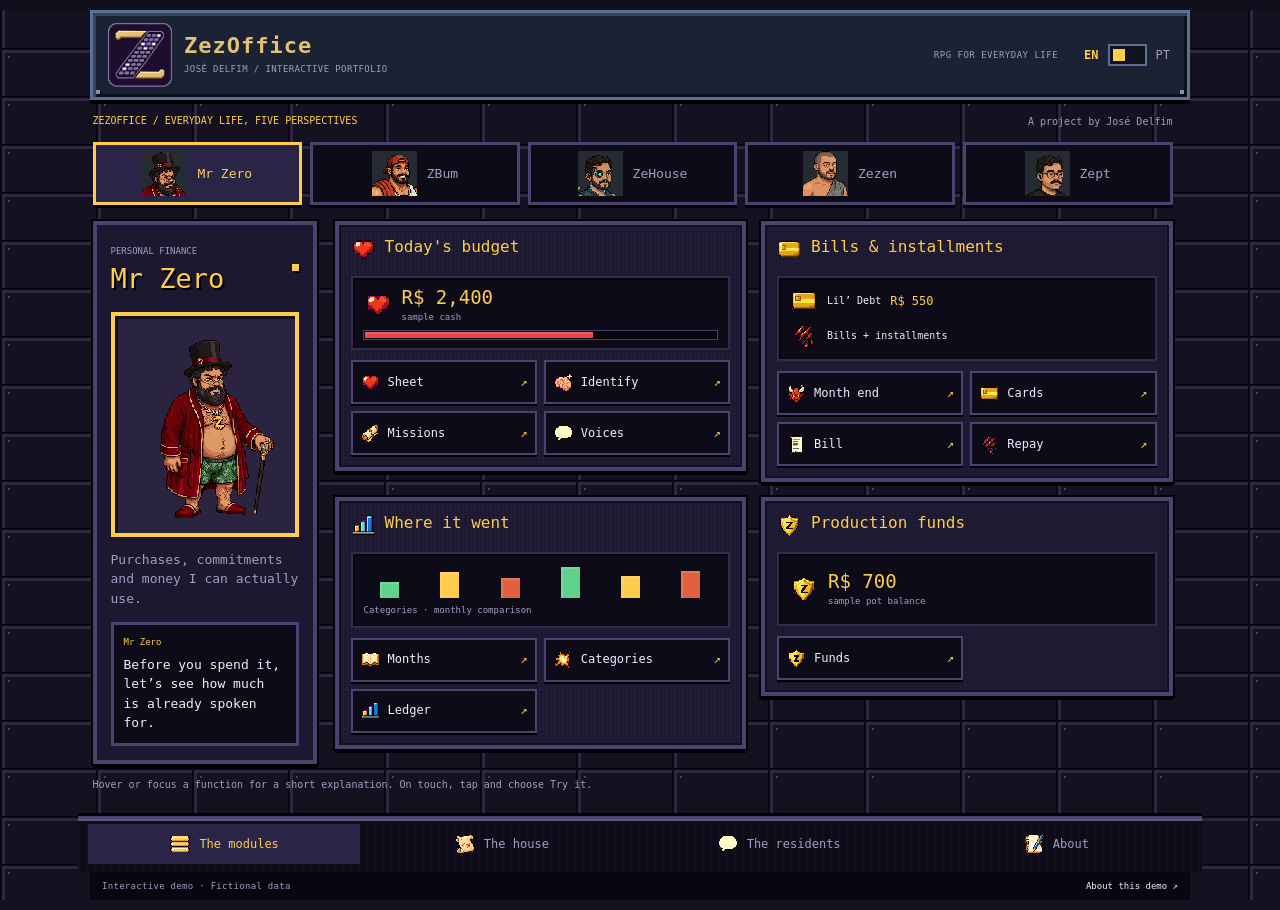
<file: zezoffice/index.html>
<!doctype html>
<html lang="en">
<head>
<meta charset="utf-8"><meta name="viewport" content="width=device-width,initial-scale=1">
<meta name="description" content="ZezOffice, a personal app by José Delfim. Try receipt-to-pantry updates, purchase categorization, billing checks and everyday automations.">
<meta name="theme-color" content="#120f1c"><title>ZezOffice — See the app in action</title>
<link rel="icon" type="image/svg+xml" href="brand/zezoffice.svg"><link rel="icon" type="image/png" sizes="32x32" href="brand/favicon-32.png"><link rel="apple-touch-icon" sizes="192x192" href="brand/touch-icon-192.png">
<link rel="stylesheet" href="style.css"><link rel="stylesheet" href="app-demo.css"><link rel="stylesheet" href="identity-v51.css"><link rel="stylesheet" href="podcast.css">
<link rel="stylesheet" href="feature-hints.css">
</head>
<body>
<a href="#content" class="skip">Skip to content</a>
<header class="topbar"><a class="brand" href="#app" aria-label="ZezOffice home"><img class="brand-z" src="brand/zezoffice.svg" width="64" height="64" alt=""><span>Zez<span class="brand-light">Office</span><small id="brandCaption">A PERSONAL WORLD / JOSÉ DELFIM</small></span></a><div class="header-right"><span class="project-label" id="projectLabel">PLAYABLE PORTFOLIO</span><div class="language-switch" role="group" aria-label="Language / Idioma" data-active="en"><button type="button" data-language="en" aria-pressed="true" lang="en">EN</button><button type="button" class="language-track" id="languageToggle" role="switch" aria-label="Portuguese language" aria-checked="false"><i aria-hidden="true"></i></button><button type="button" data-language="pt" aria-pressed="false" lang="pt-BR">PT</button></div></div></header>
<div class="shell"><aside class="rail"><nav id="navigation" aria-label="Portfolio sections"></nav><div class="rail-bottom"><span class="signal" aria-hidden="true"></span><span id="railNote">REAL NEEDS.<br>A WORLD OF MY OWN.</span><span class="rail-signature">ZÉ DELFIM<br>SALVADOR · BR</span></div></aside><main id="content" tabindex="-1"><div class="boot">Opening the app…</div></main></div>
<footer class="system-footer"><span id="scopeNote">Original project art · Browser reconstruction · Sample data</span><button id="sourceNotes" type="button">About this demo ↗</button></footer>
<script type="module" src="analytics.mjs"></script><script src="engine/rule-kernel.js"></script><script type="module" src="app.js"></script>
</body>
</html>
</file>
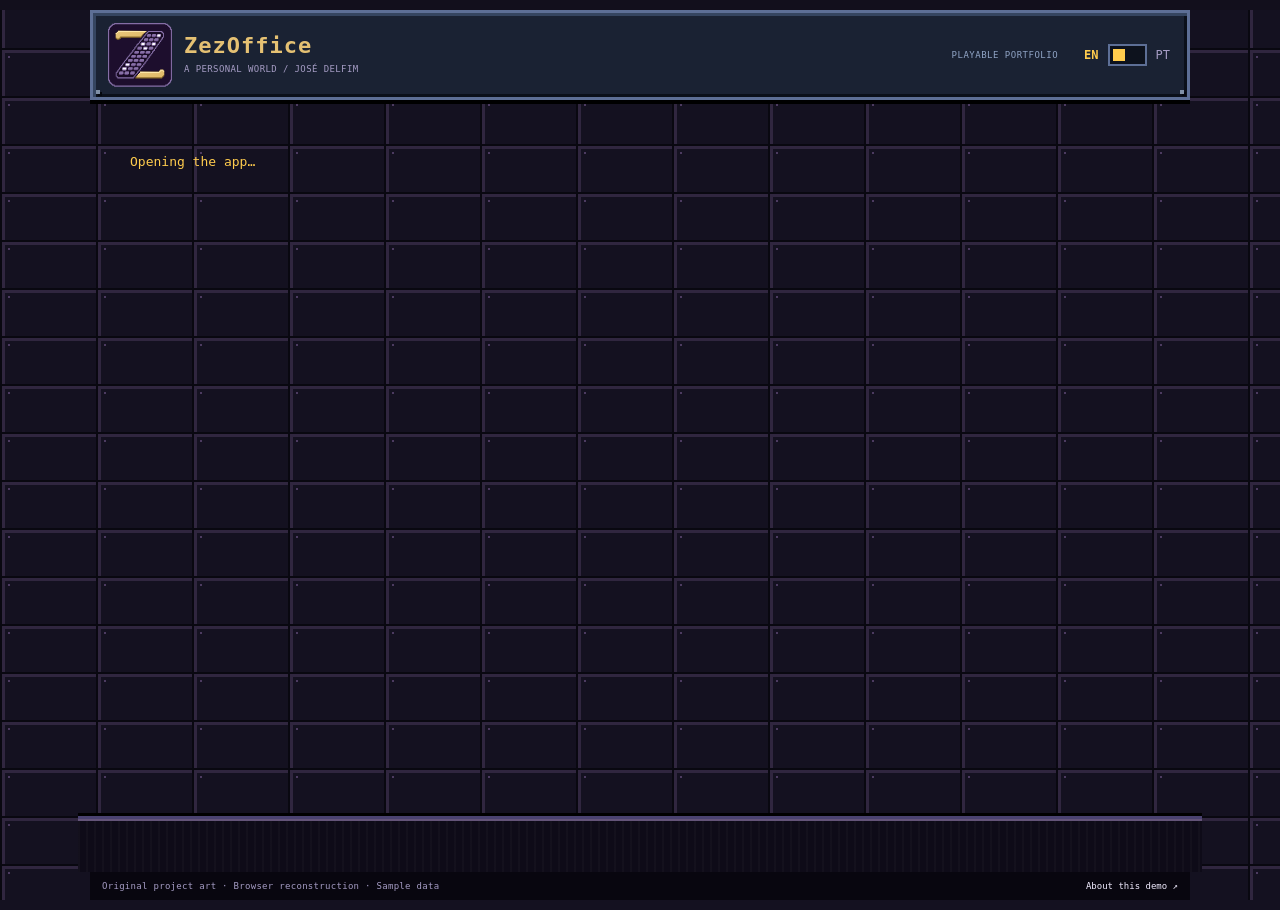
<file: zezoffice/sources.html>
<!doctype html><html lang="en"><head><meta charset="utf-8"><meta name="viewport" content="width=device-width"><meta http-equiv="refresh" content="0;url=index.html#about"><title>ZezOffice — About this demo</title></head><body><a href="index.html#about">About this demo / Sobre esta demonstração</a></body></html>
</file>
<file: site.css>
:root{--ink:#1c1c1c;--muted:#5a5a5a;--line:#e3e3e3;--accent:#0b57a4;--paper:#fff;--bg:#f6f6f4}
*{box-sizing:border-box}
body{margin:0;font:17px/1.55 system-ui,-apple-system,"Segoe UI",Roboto,sans-serif;color:var(--ink);background:var(--bg)}
a{color:var(--accent)}
main{max-width:860px;margin:0 auto;padding:40px 20px 72px}
.nav{display:flex;flex-wrap:wrap;gap:14px;font-size:.95rem;margin-bottom:28px}
.nav a{text-decoration:none;color:var(--muted)}
.nav a:hover,.nav a.on{color:var(--accent)}
.hero{border-radius:18px;padding:36px 32px;margin-bottom:28px;color:#fff}
.hero h1{font-size:2.1rem;margin:0 0 8px;line-height:1.15}
.hero p{margin:0;font-size:1.1rem;opacity:.92}
.hero .tags{margin-top:16px;display:flex;gap:8px;flex-wrap:wrap}
.hero .tags span{background:rgba(255,255,255,.16);border:1px solid rgba(255,255,255,.35);border-radius:999px;padding:4px 12px;font-size:.85rem}
.bolao{background:linear-gradient(135deg,#0d2b1f,#163c2c 60%,#1f4d38)}
.bolao h1 b{color:#f5e51c}
.takes{background:linear-gradient(135deg,#1e3a5f,#245c8f 60%,#2d7bbf)}
.takes h1 b{color:#ffd166}
h2{font-size:1.25rem;margin:36px 0 12px}
p{margin:0 0 14px}
.grid{display:grid;gap:16px;grid-template-columns:1fr}
@media(min-width:640px){.grid.two{grid-template-columns:1fr 1fr}.grid.three{grid-template-columns:1fr 1fr 1fr}}
.card{background:var(--paper);border:1px solid var(--line);border-radius:14px;padding:18px 20px}
.card b{display:block;margin-bottom:6px}
.card .big{font-size:2rem;font-weight:700;line-height:1;margin-bottom:6px}
.steps{counter-reset:s;display:grid;gap:12px;grid-template-columns:1fr}
@media(min-width:640px){.steps{grid-template-columns:1fr 1fr 1fr}}
.step{background:var(--paper);border:1px solid var(--line);border-radius:14px;padding:16px 18px 16px 18px}
.step::before{counter-increment:s;content:counter(s);display:inline-block;width:28px;height:28px;border-radius:50%;background:var(--ink);color:#fff;text-align:center;line-height:28px;font-weight:700;margin-bottom:10px}
figure{margin:0 0 20px;background:var(--paper);border:1px solid var(--line);border-radius:14px;overflow:hidden}
figure img{display:block;width:100%;height:auto}
figcaption{padding:10px 14px;color:var(--muted);font-size:.9rem;border-top:1px solid var(--line)}
.rules{width:100%;border-collapse:collapse;background:var(--paper);border:1px solid var(--line);border-radius:14px;overflow:hidden}
.rules th,.rules td{padding:10px 14px;text-align:left;border-bottom:1px solid var(--line)}
.rules th{background:#f0f0ee;font-size:.9rem;letter-spacing:.02em}
.rules td.pts{font-weight:700;font-size:1.2rem;width:70px;color:#0d2b1f}
.quote{border-left:4px solid var(--accent);padding:4px 16px;color:var(--muted);font-style:italic;margin:18px 0}
/* planilha simulada */
.sheet{background:var(--paper);border:1px solid #c7c7c7;border-radius:10px;overflow:hidden;font-size:.86rem;box-shadow:0 2px 10px rgba(0,0,0,.06)}
.sheet .bar{background:#f8f9fa;border-bottom:1px solid #dadce0;padding:8px 12px;display:flex;align-items:center;gap:10px;color:#444}
.sheet .bar i{display:inline-block;width:22px;height:22px;border-radius:5px;background:#1e8e3e}
.sheet .tabs{background:#f8f9fa;border-top:1px solid #dadce0;padding:6px 12px;display:flex;gap:6px;font-size:.8rem}
.sheet .tabs span{padding:4px 10px;border-radius:4px;color:#444}
.sheet .tabs span.on{background:#e8f0fe;color:#1a56c4;font-weight:600}
.sheet table{width:100%;border-collapse:collapse}
.sheet th,.sheet td{border:1px solid #e0e0e0;padding:6px 8px;white-space:nowrap}
.sheet thead th{background:#1e3a5f;color:#fff;font-weight:600;text-align:left}
.sheet td:first-child,.sheet th:first-child{background:#f1f3f4;color:#777;text-align:center;width:34px}
.sheet .light{color:#555}
.sheet .wrap{overflow:auto}
.notes{background:#fffbe6;border:1px solid #f0e2a0;border-radius:10px;padding:14px 16px;font:.92rem/1.5 ui-monospace,SFMono-Regular,Menlo,monospace;white-space:pre-wrap;color:#4a4a2a}
.arrow{text-align:center;font-size:2rem;color:var(--muted);margin:8px 0}
footer{color:var(--muted);font-size:.9rem;margin-top:44px;border-top:1px solid var(--line);padding-top:16px}
</file>
<file: ezfuze/style.css>
:root{--bg:#101010;--panel:#181818;--ink:#f3f1e9;--muted:#aaa99e;--line:#363630;--yellow:#f5c542;--green:#92c69c}*{box-sizing:border-box;letter-spacing:0}html{scroll-behavior:smooth;scroll-padding-top:95px}body{margin:0;background:var(--bg);color:var(--ink);font:15px/1.65 system-ui,sans-serif}a{color:inherit;text-decoration:none}button{font:inherit;cursor:pointer}button:focus-visible,a:focus-visible{outline:2px solid var(--yellow);outline-offset:4px}header{position:sticky;top:0;z-index:10;background:#101010f5;border-bottom:1px solid var(--line);padding:17px 5%;display:flex;align-items:center;justify-content:space-between;gap:25px}.brand{display:flex;gap:12px;align-items:center;font-weight:650;font-size:20px;line-height:1.2}.brand img{width:48px;height:48px}.brand small{display:block;color:var(--muted);font:9px/1.8 monospace;margin-top:5px}nav{display:flex;gap:30px;font-size:12px;color:var(--muted)}nav a:hover{color:var(--yellow)}.language-switch{display:flex;align-items:center;gap:7px}.language-switch button{border:none;background:none;padding:8px 2px;color:var(--muted);font:12px monospace}.language-switch button[aria-pressed=true]{color:var(--yellow);font-weight:bold}.language-switch .language-track{padding:0;width:37px;height:18px;border:1px solid #66665a;background:#101010;border-radius:0;position:relative;flex-shrink:0}.language-track i{position:absolute;left:3px;top:3px;height:10px;width:12px;background:var(--yellow);transition:transform .18s}.language-switch[data-active=pt] .language-track i{transform:translateX(17px)}section{padding:70px max(6%,calc((100% - 1160px)/2));border-bottom:1px solid var(--line)}.intro{padding-top:50px;padding-bottom:28px}.eyebrow{font:10px/1.6 monospace;color:var(--yellow);margin:0 0 18px}h1{font-size:62px;line-height:1.12;margin:20px 0;font-weight:600}h1 span{display:block;color:#adada4;font-size:46px;margin-top:12px;max-width:850px}h2{font-size:34px;line-height:1.25;font-weight:550;margin:0}h3{font-size:21px;line-height:1.35;font-weight:550;margin:0 0 14px}p{margin:0 0 20px}.lead{font-size:18px;color:var(--muted);max-width:640px}.primary{display:inline-block;background:var(--yellow);border:1px solid var(--yellow);border-radius:3px;color:#101010;padding:11px 18px;font-weight:650;font-size:13px}.facts{display:flex;flex-wrap:wrap;gap:16px 35px;border-top:1px solid var(--line);margin-top:38px;padding-top:20px;color:var(--muted);font-size:11px}.facts span:before{content:'•';color:var(--yellow);margin-right:9px}.sectionhead{display:flex;align-items:end;justify-content:space-between;gap:40px;margin-bottom:30px}.sectionhead>p{color:var(--muted);max-width:330px;font-size:13px;margin:0}.cases{display:flex;gap:8px;flex-wrap:wrap;margin:0 0 24px}.cases button{background:transparent;border:1px solid var(--line);border-radius:3px;padding:9px 15px;color:var(--muted);font-size:12px}.cases button[aria-pressed=true]{border-color:var(--yellow);color:var(--yellow);background:#292416}.stagebar{display:flex;justify-content:space-between;align-items:center;gap:16px;border-bottom:1px solid var(--line);padding-bottom:16px}#steps{display:flex;gap:20px;flex-wrap:wrap}#steps button{background:none;border:0;padding:5px 0;color:var(--muted);font-size:12px}#steps button[aria-selected=true]{color:var(--yellow)}#stageCount{font:11px monospace;color:var(--muted);white-space:nowrap}.example{display:grid;grid-template-columns:1.15fr 1fr;min-height:350px;border-bottom:1px solid var(--line)}.visual{background:#1a1a18;display:flex;flex-direction:column;justify-content:center;padding:35px;min-width:0;gap:18px}.explanation{padding:35px 0 35px 40px}.explanation>p:not(.eyebrow){font-size:14px;color:var(--muted)}.file{border:1px solid #48483f;background:#242421;padding:18px 20px;overflow-wrap:anywhere}.file small{font:10px monospace;color:var(--muted);display:block;margin-bottom:10px}.file strong{font-size:18px;font-weight:500}.file em{font-style:normal;color:var(--green);font-size:11px;display:block;margin-top:10px}.arrow{color:var(--yellow);font-size:22px;text-align:center}.scan{width:100%;display:block;background:white;border:2px solid var(--yellow)}.scanlabel{font:10px monospace;color:var(--muted)}.status{font-size:11px;color:var(--green);border-left:2px solid var(--green);padding-left:12px}.warning{color:var(--yellow);border-color:var(--yellow)}dl{margin:24px 0}dt{font:10px monospace;color:var(--muted);margin-top:14px}dd{margin:4px 0 0;font-size:13px;overflow-wrap:anywhere}.controls{display:flex;gap:8px;margin-top:25px}.controls>button:first-child{width:40px;border:1px solid var(--line);color:var(--ink);background:transparent;border-radius:3px}.controls button:disabled{opacity:.35;cursor:default}.footnote{font-size:11px;color:var(--muted);margin:16px 0 0;max-width:850px}.origin{background:#161615}.decisions{display:grid;grid-template-columns:1fr 1fr;gap:35px 65px}.decisions article{display:grid;grid-template-columns:35px 1fr;border-top:1px solid var(--line);padding-top:23px;gap:0 15px}.decisions article>span{color:var(--yellow);font:12px monospace;padding-top:5px}.decisions h3{font-size:18px}.decisions p{grid-column:2;color:var(--muted);font-size:13px;margin:0}.pipeline{display:grid;grid-template-columns:repeat(4,1fr);border-block:1px solid var(--line)}.pipeline article{padding:25px 20px 25px 0}.pipeline b{color:var(--yellow);font:11px monospace}.pipeline h3{font-size:17px;margin-top:18px}.pipeline p{font-size:11px;color:var(--muted);margin:0}.notes{display:grid;grid-template-columns:1fr 1fr;gap:50px;margin-top:26px;color:var(--muted);font-size:13px}.closing h2{max-width:780px;font-size:38px}.closing>p:last-child{max-width:600px;color:var(--muted);margin-top:22px}footer{padding:25px 6%;display:flex;justify-content:space-between;gap:25px;color:var(--muted);font-size:11px}@media(max-width:800px){section{padding:50px 6%}h1{font-size:46px}h1 span{font-size:36px}h2{font-size:28px}.sectionhead{display:block}.sectionhead>p{margin-top:20px;max-width:550px}.example{grid-template-columns:1fr}.explanation{padding:28px 0}.visual{min-height:260px;padding:25px}.decisions{gap:30px}.pipeline{grid-template-columns:1fr 1fr}.notes{gap:25px}nav{gap:16px}header{gap:15px;padding:12px 5%}.brand{font-size:17px}.brand img{width:38px;height:38px}}@media(max-width:520px){nav{display:none}h1{font-size:40px}h1 span{font-size:30px}.lead{font-size:16px}.decisions,.notes{grid-template-columns:1fr}.closing h2{font-size:30px}#steps{gap:12px}#steps button{font-size:11px}.file strong{font-size:16px}.facts{margin-top:30px;gap:10px}.intro{padding-top:35px}.cases button{padding:8px 10px;font-size:11px}footer{flex-direction:column;gap:10px}}@media(prefers-reduced-motion:reduce){html{scroll-behavior:auto}.language-track i{transition:none}}
</file>
<file: zezoffice/style.css>
:root{--bg:#171c22;--panel:#222932;--ink:#ece5d5;--muted:#a9b1b5;--line:#454c50;--gold:#e7bc6d;--green:#90c7b0;--red:#eb9c8c;--dark:#10151b;--mono:ui-monospace,'Cascadia Code','Courier New',monospace;--sans:Inter,'Segoe UI',Arial,sans-serif}*{box-sizing:border-box}body{margin:0;background:var(--bg);color:var(--ink);font:15px/1.5 var(--sans);height:100dvh;overflow:hidden}button,input,select,textarea{font:inherit}button,a,input,select,textarea{touch-action:manipulation}button{cursor:pointer}a{color:inherit;text-decoration:none}button{border:1px solid var(--line);background:var(--panel);color:var(--ink);padding:10px 15px;border-radius:3px}button:hover,a:hover{color:var(--gold)}button:disabled{opacity:.45;cursor:default}button:focus-visible,a:focus-visible,select:focus-visible,input:focus-visible,textarea:focus-visible{outline:2px solid var(--gold);outline-offset:4px}input,select,textarea{background:var(--dark);border:1px solid #5a6367;color:var(--ink);border-radius:3px;padding:9px;max-width:100%}input[type=checkbox]{accent-color:var(--gold);width:18px;height:18px}h1,h2,h3,p{margin:0}h1{font-size:clamp(26px,3.1vw,45px);font-weight:650;line-height:1.1;letter-spacing:-1.6px}h2{font-size:25px;line-height:1.2;letter-spacing:-.7px}h3{font-size:19px;line-height:1.3}small,.micro{font:11px/1.6 var(--mono);color:var(--muted)}.muted{color:var(--muted)}.skip{position:fixed;top:-100px;left:20px;background:var(--gold);color:var(--dark);padding:10px;z-index:30}.skip:focus{top:5px}.topbar{height:86px;display:flex;align-items:center;justify-content:space-between;padding:0 28px 0 22px;border-bottom:1px solid var(--line);background:#1c2229;gap:20px}.brand{display:flex;align-items:center;gap:13px;font:700 22px/1 var(--mono);letter-spacing:-1.1px}.brand-light{font-weight:400}.brand small{display:block;letter-spacing:1.4px;font-size:9px;margin-top:9px}.brand-z{display:grid;place-items:center;font-size:34px;width:45px;height:45px;background:var(--gold);color:var(--dark);box-shadow:4px 4px 0 #776343}.header-right{display:flex;align-items:center;gap:30px}.project-label{font:10px var(--mono);letter-spacing:2px;color:var(--muted)}.language-switch{display:flex;align-items:center;gap:7px}.language-switch button{border:none;background:none;padding:8px 2px;color:var(--muted);font:12px var(--mono)}.language-switch button[aria-pressed=true]{color:var(--gold);font-weight:bold}.language-track{width:37px;height:18px;background:#10151b;border:1px solid #596365;display:block;position:relative}.language-track i{position:absolute;left:3px;top:3px;height:10px;width:12px;background:var(--gold);transition:transform .18s}.language-switch[data-active=pt] .language-track i{transform:translateX(17px)}.shell{height:calc(100dvh - 116px);display:grid;grid-template-columns:155px 1fr}.rail{border-right:1px solid var(--line);padding:23px 12px;display:flex;flex-direction:column;justify-content:space-between;background:#1a2027}.rail nav{display:grid;gap:9px}.nav-item{display:flex;align-items:center;gap:13px;padding:14px 10px;border:1px solid transparent;font-size:13px;color:var(--muted);position:relative}.nav-item .nav-icon{font:17px var(--mono);width:21px;text-align:center}.nav-item[aria-current=page]{color:var(--gold);background:#2c2e2d;border-color:#5d5544}.nav-item[aria-current=page]:before{content:'';width:3px;height:20px;background:var(--gold);position:absolute;left:-13px}.rail-bottom{padding:10px;font:9px/1.8 var(--mono);letter-spacing:1px;color:var(--muted)}.signal{display:block;width:6px;height:6px;background:var(--green);box-shadow:0 0 0 3px #2a413b;margin-bottom:15px}.rail-signature{display:block;border-top:1px solid var(--line);padding-top:18px;margin-top:25px;color:var(--gold)}main{overflow:auto;min-width:0;scrollbar-color:#636a6d #1a2027;padding:25px 30px 26px;background-image:radial-gradient(#7f8f8e0c 1px,transparent 1px);background-size:8px 8px}.system-footer{height:30px;border-top:1px solid var(--line);display:flex;justify-content:space-between;align-items:center;padding:0 22px;font:9px var(--mono);letter-spacing:.3px;color:var(--muted);gap:20px;background:var(--dark)}.system-footer button{padding:2px 0;background:none;border:0;font:9px var(--mono)}.eyebrow{font:10px var(--mono);letter-spacing:1.7px;color:var(--gold);margin-bottom:9px;text-transform:uppercase}.page-head{display:flex;justify-content:space-between;align-items:end;gap:30px;margin-bottom:20px}.page-head p{max-width:490px;color:var(--muted);font-size:14px;margin-top:10px}.page-count{font:11px var(--mono);white-space:nowrap;color:var(--muted)}.page-count b{color:var(--gold);font-weight:400}.home-intro{display:grid;grid-template-columns:1fr 1fr;gap:40px;margin-bottom:20px;align-items:end}.home-intro h1 em{font-family:Georgia,serif;font-weight:400;color:var(--gold)}.home-intro p{color:var(--muted);max-width:550px;font-size:14px}.home-intro .intro-actions{margin-top:14px;display:flex;gap:18px;align-items:center}.text-link{font:11px var(--mono);border:0;background:none;padding:0;color:var(--gold);text-decoration:underline;text-underline-offset:5px}.button-primary{background:var(--gold);color:var(--dark);border-color:var(--gold);font-weight:650}.button-primary:hover{background:#f0cc8d;color:var(--dark)}.panel{border:1px solid var(--line);background:var(--panel);box-shadow:3px 3px 0 #0d121760}.panel-bar{height:38px;display:flex;align-items:center;justify-content:space-between;padding:0 15px;border-bottom:1px solid var(--line);font:10px var(--mono);letter-spacing:1px;background:#1d232c;gap:15px}.panel-bar>span:first-child{color:var(--gold)}.panel-bar .micro{font-size:9px}.scene-wrap{height:clamp(300px,calc(100dvh - 365px),650px);position:relative;overflow:hidden;background:#191c23}.scene-wrap canvas{display:block;width:100%;height:100%;touch-action:none;cursor:grab}.scene-wrap canvas:active{cursor:grabbing}.scene-loading{position:absolute;inset:0;display:grid;place-content:center;font:12px var(--mono);pointer-events:none;background:#191c23;gap:10px;text-align:center}.scene-loading[hidden]{display:none}.loading-stripe{height:3px;background:var(--gold);width:70px;margin:auto;animation:loading 1.2s ease-in-out infinite alternate}@keyframes loading{to{width:150px;opacity:.4}}.scene-toolbar{display:flex;justify-content:space-between;align-items:center;gap:12px;padding:10px 13px;border-top:1px solid var(--line);background:#1d232b}.scene-toolbar select{font:11px var(--mono);padding:6px 8px;max-width:180px}.scene-tools{display:flex;gap:5px}.scene-tools button{padding:5px 10px;min-height:30px;font:12px var(--mono)}.scene-caption{display:flex;justify-content:space-between;gap:20px;padding:9px 0;color:var(--muted);font:10px/1.5 var(--mono)}.scene-caption a{color:var(--gold)}.home-strip{display:flex;justify-content:space-between;gap:25px;border-top:1px solid var(--line);padding-top:15px;margin-top:4px}.home-strip div{display:flex;align-items:center;gap:10px;color:var(--muted);font-size:12px}.home-strip b{font:22px var(--mono);color:var(--gold)}.speech{position:absolute;max-width:240px;width:max-content;transform:translateX(-50%);background:#f3ead8;color:#252b32;padding:12px 15px;border:2px solid #625744;box-shadow:4px 4px 0 #10151bb0;font-size:13px;line-height:1.4;pointer-events:none}.speech:after{content:'';position:absolute;bottom:-8px;left:45%;width:12px;height:12px;transform:rotate(45deg);background:#f3ead8;border-right:2px solid #625744;border-bottom:2px solid #625744}.speech[hidden]{display:none}.resident-tabs{display:flex;gap:8px;margin-bottom:18px}.resident-tab{display:flex;align-items:center;gap:8px;padding:7px 15px 7px 3px;min-width:0;flex:1;border-color:var(--line);font-size:12px;white-space:nowrap}.resident-tab img{width:48px;height:44px;object-fit:cover;image-rendering:pixelated}.resident-tab[aria-pressed=true]{color:var(--gold);border-color:var(--gold);background:#34332e}.resident-grid{display:grid;grid-template-columns:minmax(0,1.35fr) minmax(310px,1fr);gap:22px}.resident-grid .scene-wrap{height:370px}.persona-heading{display:flex;align-items:center;justify-content:space-between;border-bottom:1px solid var(--line);padding-bottom:14px;margin-bottom:14px}.persona-heading h2{font-size:31px}.class-tag{font:10px var(--mono);color:var(--gold);border:1px solid #665c45;padding:5px 8px}.persona-blurb{font-size:13px;color:var(--muted);margin-bottom:18px;max-width:420px}.trait-list{display:grid;gap:8px}.trait{display:grid;grid-template-columns:110px 1fr 34px;gap:12px;align-items:center;font:11px var(--mono)}.trait-track{height:6px;background:#10151b;position:relative}.trait-track i{display:block;height:100%;background:var(--gold)}.trait b{text-align:right;font-weight:400}.trait.operative .trait-track i{background:var(--green)}details{border-top:1px solid var(--line);padding-top:13px;margin-top:16px}summary{cursor:pointer;font:11px var(--mono);color:var(--gold);padding:4px 0}.moods{display:grid;grid-template-columns:repeat(3,1fr);gap:5px;margin-top:10px}.mood{background:#191f26;padding:8px;font-size:10px;min-height:53px;border:1px solid transparent}.mood.origin{border-color:var(--gold)}.mood small{display:block;font-size:8px;color:var(--muted)}.tiny-note{font:10px/1.6 var(--mono);color:var(--muted);margin-top:12px}.meeting-controls{display:flex;gap:9px;align-items:center;margin:12px 0;flex-wrap:wrap}.meeting-controls label{font-size:11px;color:var(--muted);display:flex;align-items:center;gap:7px}.meeting-controls select{font-size:12px;padding:6px}.meeting-controls .button-primary{padding:8px 13px;font-size:12px;margin-left:auto}.relation-pair{display:flex;gap:10px;justify-content:space-between;font:10px var(--mono);color:var(--muted);padding:8px 0}.relation-pair strong{color:var(--gold);font-weight:400}.probabilities{margin-top:11px;display:grid;gap:6px}.prob-row{display:grid;grid-template-columns:90px 1fr 45px;gap:10px;align-items:center;font:10px var(--mono)}.prob-row span:last-child{text-align:right}.prob-track{height:10px;background:#121821;position:relative}.prob-track i{height:5px;position:absolute;left:0;top:0;background:var(--gold);transition:width .2s}.prob-track i.comparison{top:5px;background:var(--red);opacity:.8}.prob-row.selected{color:var(--gold)}.prob-key{display:flex;gap:15px;font:9px var(--mono);color:var(--muted);margin-top:8px}.prob-key span:before{content:'';display:inline-block;width:10px;height:4px;background:var(--gold);margin-right:5px}.prob-key span:last-child:before{background:var(--red)}.encounter-log{margin-top:15px;padding:14px;border-left:2px solid var(--gold);background:#1b2229;font-size:13px;min-height:72px}.encounter-log p+p{margin-top:8px}.encounter-log strong{font-weight:550;color:var(--gold)}.table-wrap{overflow-x:auto;margin-top:12px}table{border-collapse:collapse;width:100%;font:11px var(--mono)}th,td{padding:9px 7px;border-bottom:1px solid #3a424a;text-align:center}th{color:var(--muted);font-weight:400}th:first-child{text-align:left}td button{padding:7px 10px;min-width:45px;background:none}.cell-positive{color:var(--green)}.cell-negative{color:var(--red)}.matrix-title{display:flex;justify-content:space-between;align-items:end;margin-top:24px;border-top:1px solid var(--line);padding-top:17px}.matrix-title p{font:10px var(--mono);color:var(--muted)}.routine-layout{display:grid;grid-template-columns:250px minmax(0,1fr);gap:25px}.routine-menu{display:grid;align-content:start;gap:8px}.routine-menu button{text-align:left;padding:13px 16px}.routine-menu button[aria-pressed=true]{border-color:var(--gold);background:#33332d}.routine-menu b{font-size:14px;display:block;font-weight:550}.routine-menu small{font:10px var(--mono);display:block;margin-top:4px}.routine-case{padding:24px;min-width:0}.routine-case h2{max-width:580px}.routine-lead{color:var(--muted);font-size:13px;margin:12px 0 20px;max-width:630px}.routine-case textarea{width:100%;min-height:130px;font:13px/1.8 var(--mono);resize:vertical}.routine-case .actions{display:flex;gap:10px;margin:16px 0;flex-wrap:wrap}.routine-case .actions button{font-size:12px}.routine-output{background:#171e25;border:1px solid #505c5b;padding:16px;margin-top:17px;min-height:75px;line-height:1.6;font-size:13px}.routine-output.success{border-color:var(--green)}.routine-output strong{color:var(--green)}.routine-output ul{margin:10px 0 0;padding-left:18px}.routine-case td input{width:65px;text-align:center}.routine-case td:first-child{text-align:left}.flow{display:flex;align-items:center;gap:14px;font:10px var(--mono);color:var(--muted);border-top:1px solid var(--line);padding-top:13px;margin-top:20px;flex-wrap:wrap}.flow span+span:before{content:'→';margin-right:14px;color:var(--gold)}.case-badge{font:9px var(--mono);color:var(--gold);margin-bottom:14px;display:block;letter-spacing:1px}.subtabs{display:flex;gap:8px;margin-bottom:15px}.subtabs button{font:11px var(--mono);padding:7px 12px}.subtabs button[aria-pressed=true]{color:var(--gold);border-color:var(--gold)}.field-row{display:flex;gap:20px;margin:18px 0;flex-wrap:wrap}.field-row label{display:grid;gap:7px;font-size:12px;color:var(--muted)}.field-row input{max-width:200px}.habit{display:flex;align-items:center;gap:12px;border-bottom:1px solid var(--line);padding:15px 0;font-size:14px}.evolution-nav{display:flex;gap:4px;margin-bottom:21px;overflow:auto;padding-bottom:9px}.evolution-nav button{font:10px var(--mono);padding:9px 13px;white-space:nowrap;border-radius:0;flex:1;position:relative}.evolution-nav button[aria-pressed=true]{color:var(--dark);background:var(--gold);border-color:var(--gold)}.evolution-layout{display:grid;grid-template-columns:minmax(290px,.8fr) minmax(0,1.2fr);gap:27px}.milestone-title{font-size:32px;line-height:1.12;margin:10px 0 16px}.milestone-copy{color:var(--muted);font-size:14px;margin-bottom:20px}.decision-list{display:grid;gap:15px}.decision-list dt{font:9px var(--mono);color:var(--gold);text-transform:uppercase;letter-spacing:1.3px;margin-bottom:4px}.decision-list dd{margin:0;font-size:13px;line-height:1.5;color:var(--muted)}.history-media{min-height:350px;display:grid;align-content:center;justify-items:center;background:#141920;padding:15px;position:relative;overflow:hidden}.history-media img{max-width:100%;max-height:400px;object-fit:contain;image-rendering:pixelated}.history-media .portrait-grid{display:grid;grid-template-columns:repeat(4,1fr);align-items:center}.history-media .portrait-grid img{width:100%;max-height:170px}.history-placeholder{font:160px var(--mono);color:#e7bc6d30;text-shadow:5px 5px #10151b}.media-label{position:absolute;left:13px;top:12px;background:#171c22dd;padding:5px 8px;font:9px var(--mono);color:var(--gold);border:1px solid #62563e}.history-controls{display:flex;justify-content:space-between;align-items:center;margin-top:20px;border-top:1px solid var(--line);padding-top:15px}.history-controls button{font-size:12px}.history-footnote{font:10px/1.6 var(--mono);color:var(--muted);padding:12px 0}.about-grid{display:grid;grid-template-columns:1fr 1fr;gap:35px;max-width:1050px}.about-author{font-size:clamp(35px,4.5vw,62px);line-height:1.05;letter-spacing:-2px;font-weight:550;margin:12px 0 20px}.about-author span{color:var(--gold);font-family:Georgia,serif;font-weight:400}.about-grid p{color:var(--muted);font-size:14px;margin-bottom:15px}.role-line{padding:15px 0;border-top:1px solid var(--line);display:grid;grid-template-columns:38px 1fr;gap:10px}.role-line b{font:11px var(--mono);color:var(--gold)}.role-line h3{font-size:15px;margin-bottom:6px}.role-line p{font-size:12px;margin:0}.source-list{font:11px/1.7 var(--mono);color:var(--muted);margin:12px 0}.source-list li{margin:8px 0}.boot{font:13px var(--mono);color:var(--gold);padding:40px}.notice{border:1px solid #786444;background:#353126;padding:13px;font-size:12px;margin:14px 0}.button-row{display:flex;gap:9px;flex-wrap:wrap}.portrait-inline{height:70px;object-fit:contain;image-rendering:pixelated}.delta{color:var(--green);font:12px var(--mono);margin-top:8px}.scope-text{max-width:850px}.scope-text p{margin:12px 0;font-size:14px;color:var(--muted)}
@media(min-width:1550px){main{padding:30px 45px}.scene-wrap{height:calc(100dvh - 380px)}.resident-grid .scene-wrap{height:440px}}@media(max-width:1100px){.shell{grid-template-columns:120px 1fr}.rail{padding-left:8px;padding-right:8px}.nav-item{gap:8px;padding:12px 7px;font-size:12px}.nav-item[aria-current=page]:before{left:-9px}.rail-bottom{padding:5px;font-size:8px}main{padding:20px}.resident-grid{grid-template-columns:1fr 310px;gap:17px}.resident-grid .scene-wrap{height:330px}.resident-tab{padding-right:8px;font-size:11px}.resident-tab img{width:37px}.trait{grid-template-columns:95px 1fr 29px;gap:7px}.routine-layout{grid-template-columns:200px 1fr;gap:18px}.topbar{padding:0 20px}.home-intro{gap:25px}.evolution-layout{grid-template-columns:1fr 1fr}.milestone-title{font-size:28px}}@media(max-width:800px){body{height:100dvh}.topbar{height:69px;padding:0 16px}.brand{font-size:18px;gap:10px}.brand-z{font-size:28px;width:35px;height:35px}.brand small{font-size:7px;letter-spacing:1px}.project-label{display:none}.shell{height:calc(100dvh - 98px);display:flex;flex-direction:column-reverse}.rail{border-right:0;border-top:1px solid var(--line);padding:4px 6px;background:#1c232b;height:64px;flex-shrink:0}.rail nav{display:flex;justify-content:space-between;gap:3px}.nav-item{flex:1;flex-direction:column;gap:1px;padding:5px 2px;font-size:9px;border:0}.nav-item .nav-icon{font-size:17px}.nav-item[aria-current=page]:before{left:20%;top:-5px;width:60%;height:2px}.rail-bottom{display:none}.system-footer{height:29px;font-size:8px;padding:0 10px}.system-footer button{font-size:8px;flex-shrink:0}main{width:100%;flex:1;padding:19px 17px 24px}.home-intro{grid-template-columns:1fr;gap:12px}.home-intro h1{font-size:34px;letter-spacing:-1px}.home-intro p{font-size:12px;max-width:600px}.home-intro .intro-actions{margin-top:10px}.scene-wrap{height:350px}.scene-caption{font-size:8px}.home-strip{gap:12px}.home-strip div{display:block;font-size:10px}.home-strip b{display:block;font-size:20px}.page-head{gap:15px;align-items:start}.page-head h1{font-size:29px;letter-spacing:-1px}.page-head p{font-size:12px}.page-count{font-size:9px}.resident-grid{grid-template-columns:1fr}.resident-grid .scene-wrap{height:325px}.resident-tabs{overflow:auto;gap:5px;margin-bottom:12px}.resident-tab{min-width:91px;flex-direction:column;gap:0;padding:3px 8px 6px;font-size:10px}.resident-tab img{height:42px;width:48px}.persona-heading{margin-top:9px}.trait-list{grid-template-columns:1fr 1fr;gap:11px 24px}.trait{grid-template-columns:90px 1fr 25px;font-size:9px}.probabilities{max-width:600px}.routine-layout{grid-template-columns:1fr;gap:14px}.routine-menu{display:flex;gap:5px;overflow:auto}.routine-menu button{min-width:110px;padding:9px 12px}.routine-menu small{font-size:8px}.routine-menu b{font-size:12px}.routine-case{padding:17px}.routine-case h2{font-size:23px}.routine-lead{font-size:12px}.evolution-layout{grid-template-columns:1fr;gap:20px}.evolution-nav{margin-bottom:10px}.evolution-nav button{padding:8px 12px}.history-media{min-height:270px}.history-media img{max-height:330px}.milestone-title{font-size:30px}.decision-list{grid-template-columns:1fr;gap:12px}.history-controls{margin-top:13px}.about-grid{grid-template-columns:1fr;gap:25px}.about-author{font-size:44px}.header-right{gap:10px}.matrix-title{gap:14px}.matrix-title h3{font-size:16px}.matrix-title p{font-size:9px}.home-strip{padding-bottom:4px}.speech{max-width:190px;font-size:11px;padding:9px 11px}.panel-bar{padding:0 10px;font-size:9px}.panel-bar .micro{font-size:8px}.scene-toolbar{gap:7px;padding:8px}.scene-toolbar select{max-width:135px;font-size:10px}.scene-tools button{padding:5px 8px}.moods{grid-template-columns:repeat(3,1fr)}}@media(max-width:430px){.trait-list{grid-template-columns:1fr}.trait{grid-template-columns:110px 1fr 30px;font-size:11px}.page-count{display:none}.meeting-controls .button-primary{margin-left:0}.scene-wrap{height:320px}.scene-toolbar select{max-width:123px}.scene-tools button{padding:5px 7px}.system-footer #scopeNote{max-width:230px;line-height:1.2}.resident-grid .scene-wrap{height:300px}.home-intro h1{font-size:31px}}@media(prefers-reduced-motion:reduce){*{scroll-behavior:auto!important;transition:none!important}.loading-stripe{animation:none}}

.language-switch .language-track{padding:0;width:37px;height:18px;border:1px solid #596365;background:#10151b;border-radius:0;cursor:pointer;flex-shrink:0}

.history-media video{max-width:100%;max-height:400px;display:block}
.history-media .media-set{display:grid;gap:10px;justify-items:center;width:100%}
.history-media .media-rest{display:grid;grid-auto-flow:column;grid-auto-columns:1fr;gap:10px;width:100%;align-items:center;justify-items:center}
.history-media .media-rest img,.history-media .media-rest video{max-height:170px}
.history-media .portrait-grid.n5{grid-template-columns:repeat(5,1fr)}
.history-media .portrait-grid.n5{width:100%}.history-media .portrait-grid.n5 img{max-height:230px;object-fit:contain}
</file>
<file: zezoffice/app-demo.css>
/* Interactive screen excerpts share the app's authored RPG palette and controls. */
.app-intro{display:flex;align-items:end;justify-content:space-between;gap:20px;margin-bottom:19px}.app-intro h1{font-size:clamp(29px,3.1vw,44px)}.app-intro p{font-size:13px;color:var(--muted);margin-top:9px}.demo-label{font:9px/1.5 var(--mono);letter-spacing:.6px;color:var(--green);padding-bottom:4px}.task-tabs{display:grid;grid-template-columns:repeat(6,1fr);gap:1px;margin-bottom:18px;border-bottom:1px solid var(--line)}.task-tabs button{border:0;border-bottom:2px solid transparent;border-radius:0;text-align:left;padding:12px 10px;background:none;display:flex;gap:9px;align-items:start;font-size:12px;line-height:1.4;min-height:64px}.task-number{color:var(--muted);font:9px/1.9 var(--mono)}.task-tabs button[aria-pressed=true]{color:var(--gold);border-bottom-color:var(--gold);background:#e7bc6d0b}.task-tabs button[aria-pressed=true] .task-number{color:var(--gold)}
.app-surface{--app-bg:#120f1c;--app-panel:#1c1830;--app-line:#4a4270;--app-ink:#f1ecff;--app-muted:#a59cc4;--app-gold:#ffcc4d;--app-green:#a6f0c5;--app-accent:#e0603f;background:radial-gradient(#ffffff08 1px,transparent 1px) 0 0/6px 6px,var(--app-bg);color:var(--app-ink);font:14px/1.5 var(--mono);border:1px solid #665d82;padding:18px 22px 12px;box-shadow:5px 5px 0 #0b0a11;max-width:1180px;margin:0 auto}.app-surface[data-module=cifrao]{--app-accent:#ffcc4d}.app-surface[data-module=trampo]{--app-accent:#91bbd0}.app-surface[data-module=zehauze]{--app-accent:#88be9c}.app-module-bar{display:flex;justify-content:space-between;align-items:center;margin-bottom:15px;gap:15px;padding-bottom:12px;border-bottom:2px solid var(--app-line)}.app-module-bar>div{display:flex;gap:13px;align-items:center}.app-module-bar b{font-size:19px;text-transform:uppercase;color:var(--app-accent);display:block;letter-spacing:.5px}.app-module-bar span{display:block;color:var(--app-muted);font-size:11px}.app-portrait{image-rendering:pixelated;height:65px;width:62px;object-fit:contain;background:#2a2440;border:2px solid var(--app-accent)}.app-reset{border:0;background:none;font:10px/1.5 var(--mono);color:var(--app-muted);padding:10px 0;flex-shrink:0}.app-columns{display:grid;grid-template-columns:1fr 1fr;gap:18px;align-items:start}.app-box{border:3px solid var(--app-line);outline:1px solid #000;background:var(--app-panel);box-shadow:inset 0 0 0 2px #0006,0 4px 0 #000;padding:17px;margin-bottom:15px;min-width:0}.app-box h3{font:14px/1.3 var(--mono);color:var(--app-gold);letter-spacing:.3px;margin-bottom:15px;text-shadow:2px 2px #000}.app-muted{font:11px/1.6 var(--mono);color:var(--app-muted);margin:12px 0 0}.app-btn{font:12px/1.4 var(--mono);color:var(--app-ink);background:#2a2446;border:2px solid #8e83c4;border-radius:0;padding:9px 12px;min-height:40px;box-shadow:0 3px #000}.app-btn.go{border-color:#5fd38d;color:var(--app-green)}.app-btn:disabled{opacity:.4}.app-actions{display:flex;flex-wrap:wrap;gap:10px;margin:16px 0 0}.app-surface input,.app-surface select,.app-surface textarea{font:12px/1.5 var(--mono);background:#0e0b18;border:2px solid var(--app-line);border-radius:0;color:var(--app-ink);padding:9px;min-height:40px}.app-surface textarea{width:100%;min-height:130px;margin-top:10px;resize:vertical}.app-surface summary{font-size:10px;color:var(--app-muted)}.app-surface details{border-color:var(--app-line);margin-top:13px;padding-top:8px}.app-empty{color:var(--app-muted);font-size:12px;min-height:82px;display:flex;align-items:center;max-width:340px}.app-list>div{display:flex;justify-content:space-between;gap:15px;border-bottom:2px dashed var(--app-line);padding:9px 0;font-size:12px}.app-list b{font-weight:400;color:var(--app-gold)}.app-tag{display:inline-block;padding:4px 8px;border:1px solid var(--app-line);color:var(--app-gold);font-size:10px}.app-announcement{font-size:11px;color:var(--app-green);margin-top:5px;min-height:17px}.app-ok{color:var(--app-green);font-size:12px;margin-top:16px}.app-error{color:#ff9292}.app-bottom-note{display:flex;justify-content:space-between;gap:25px;max-width:1180px;margin:14px auto 0;font:10px/1.6 var(--mono);color:var(--muted)}.app-bottom-note>span{max-width:680px}.app-bottom-note button{flex-shrink:0;font-size:11px}
.receipt-paper{background:#e8dfc7;color:#33302b;max-width:310px;padding:15px 20px;margin:0 auto;clip-path:polygon(0 0,100% 0,100% 96%,95% 100%,90% 96%,85% 100%,80% 96%,75% 100%,70% 96%,65% 100%,60% 96%,55% 100%,50% 96%,45% 100%,40% 96%,35% 100%,30% 96%,25% 100%,20% 96%,15% 100%,10% 96%,5% 100%,0 96%);font-size:12px}.receipt-heading{text-align:center;letter-spacing:1px;font-size:10px;padding-bottom:11px;border-bottom:1px dashed #777063;margin-bottom:8px}.receipt-line{display:flex;justify-content:space-between;gap:15px;padding:3px 0}.receipt-line b{font-weight:400}.receipt-total{display:flex;justify-content:space-between;border-top:1px dashed #777063;padding-top:9px;margin-top:8px;margin-bottom:8px}.app-bag{display:grid;grid-template-columns:repeat(3,1fr);gap:8px}.app-slot{background:#0e0b18;border:2px solid var(--app-line);padding:12px 5px 6px;display:flex;align-items:center;flex-direction:column;min-width:0}.app-slot b{font-size:26px;font-weight:400;color:var(--app-gold)}.app-slot span{font-size:11px;overflow-wrap:anywhere;text-align:center}.app-slot button{font:11px var(--mono);border:1px solid var(--app-line);border-radius:0;padding:6px 12px;background:#2a2446;margin-top:9px;color:var(--app-ink)}.app-source-tabs{display:flex;gap:6px;flex-wrap:wrap;margin-bottom:15px}.app-source-tabs button{font:10px var(--mono);padding:7px;border:1px solid var(--app-line);border-radius:0;background:#120f1c;color:var(--app-muted)}.app-source-tabs button[aria-pressed=true]{color:var(--app-gold);border-color:var(--app-gold)}.incoming-message{border-left:3px solid var(--app-accent);background:#0e0b18;padding:13px}.incoming-message small{display:block;font-size:9px;color:var(--app-muted)}.incoming-message>b{display:block;margin:7px 0 11px;font-size:13px}.incoming-message label{font-size:10px;color:var(--app-muted)}.incoming-message input{width:100%;margin-top:5px}.purchase-amount{font-size:24px;letter-spacing:-1px;margin-top:14px}.app-field{display:grid;gap:6px;font-size:11px;color:var(--app-muted);margin-top:13px}.app-field input,.app-field select{width:100%;max-width:100%}.ledger-entry h4{font:17px/1.5 var(--mono);margin:15px 0}.ledger-entry{padding:8px 0 18px}.app-table-wrap{overflow:auto}.app-table{font-size:12px;min-width:540px}.app-table th{color:var(--app-muted);font-size:10px}.app-table th,.app-table td{border-bottom:1px dashed var(--app-line);padding:12px 9px}.app-table td:first-child{text-align:left}.app-table input{width:62px;text-align:center;padding:6px}.work-summary{display:flex;justify-content:space-between;gap:15px;margin-bottom:14px;align-items:center}.work-summary>b{color:var(--app-gold);font-size:17px;white-space:nowrap}.work-result{padding:16px;background:#0e0b18;border-left:3px solid var(--app-accent);margin-top:20px;font-size:12px;min-height:65px}.work-result p{margin-top:7px}.work-result .app-ok{margin:0}.scale-device{background:#dadbd2;border:5px solid #b4b8b1;color:#27312f;max-width:290px;margin:6px auto 22px;padding:24px 22px 12px;box-shadow:4px 4px #0008;text-align:center}.scale-device>span{font-size:9px;letter-spacing:1px}.scale-device>b{display:block;font-size:36px;font-weight:400;background:#a8b9a5;border:3px inset #9fa99c;padding:7px;margin-top:9px;white-space:nowrap}.scale-device small{font-size:12px;color:#27312f}.scale-plates{display:flex;justify-content:space-between;padding:10px 0}.scale-plates i{width:55px;height:22px;background:#a9afa7;border:1px solid #777d75}.big-reading{font-size:clamp(35px,4vw,55px);letter-spacing:-2px;color:var(--app-gold);margin:18px 0 24px;white-space:nowrap}.big-reading small{font-size:16px;margin-left:5px;color:var(--app-muted);letter-spacing:0}.sleep-events{padding:8px 0}.sleep-events>div{display:grid;grid-template-columns:65px 1fr;gap:14px;padding:14px 0;border-bottom:1px dashed var(--app-line);font-size:12px}.sleep-events b{color:var(--app-gold);font-weight:400}.sleep-events .brief-event{color:var(--app-muted)}.app-check{display:flex;gap:12px;align-items:center;font-size:11px;margin:18px 0}.app-check input{accent-color:var(--app-accent);width:18px;height:18px;min-height:0}.sleep-interval{display:flex;align-items:center;gap:12px;font-size:11px}.sleep-interval i{height:8px;flex:1;background:#8e83c4;box-shadow:0 0 0 2px #000}.plant-specimen{display:flex;gap:15px;align-items:center;background:#0e0b18;border:1px solid var(--app-line);padding:12px}.plant-specimen svg{width:82px;height:82px;image-rendering:pixelated;flex-shrink:0}.plant-specimen b{font-size:12px;font-weight:400}.plant-specimen small{display:block;font-size:10px;color:var(--app-muted);margin-top:5px}.watering-date{padding:20px 0 30px}.watering-date small{font-size:10px;color:var(--app-muted);display:block}.watering-date b{font-size:30px;color:var(--app-gold);display:block;font-weight:400;margin-top:10px}.about-compact{max-width:700px}.about-compact>p{font-size:15px;line-height:1.7;color:var(--muted);margin:17px 0}.about-compact .button-row{margin:25px 0}.about-compact details p{font-size:12px;color:var(--muted);margin:15px 0}
@media(max-width:1100px){.task-tabs{grid-template-columns:repeat(3,1fr)}.task-tabs button{min-height:44px;padding:10px}.app-intro{align-items:start}.demo-label{max-width:160px}.app-surface{padding:16px}.app-columns{gap:12px}.app-box{padding:13px}}
@media(max-width:800px){.app-intro{display:block;margin-bottom:15px}.app-intro h1{font-size:31px}.app-intro p{font-size:12px;margin-top:7px}.demo-label{display:block;font-size:8px;max-width:none;margin-top:9px}.task-tabs{margin-bottom:15px}.task-tabs button{font-size:10px;padding:9px 6px;gap:6px;min-height:52px}.task-number{font-size:8px}.app-surface{padding:12px 10px 8px}.app-columns{grid-template-columns:1fr;gap:0}.app-module-bar{gap:8px}.app-module-bar>div{gap:10px}.app-module-bar b{font-size:16px}.app-module-bar span{font-size:9px}.app-portrait{height:52px;width:48px}.app-reset{font-size:9px;max-width:82px;text-align:right}.app-box{padding:14px 12px}.app-box h3{font-size:12px;margin-bottom:12px}.app-muted{font-size:10px}.app-empty{min-height:45px;font-size:11px}.app-actions{gap:8px}.app-btn{font-size:11px;padding:8px 10px}.app-bottom-note{display:block;font-size:9px}.app-bottom-note button{margin-top:8px;font-size:10px}.receipt-paper{padding:12px 18px}.big-reading{font-size:44px;margin:12px 0 20px}.work-summary{align-items:start}.work-summary .app-tag{font-size:8px;margin-bottom:5px}.work-summary>b{font-size:13px}.app-table{font-size:10px;min-width:470px}.app-table th{font-size:9px}.app-table td,.app-table th{padding:8px 7px}.app-table input{width:50px}.app-list>div{font-size:11px}.plant-specimen svg{width:65px;height:65px}}

@media(max-width:800px){.app-intro{margin-bottom:10px}.app-intro h1{font-size:27px}.app-intro .eyebrow{font-size:8px;margin-bottom:6px}.app-intro p{font-size:11px;margin-top:5px}.demo-label{margin-top:6px}.task-tabs button{min-height:44px;padding:7px 5px}.task-tabs{margin-bottom:12px}.app-module-bar{padding-bottom:8px;margin-bottom:10px}.app-portrait{height:43px;width:43px}.app-box{padding:12px 10px}.receipt-paper{padding:9px 14px;font-size:11px}.receipt-heading{padding-bottom:7px;margin-bottom:5px}.receipt-line{padding:1px 0}.receipt-total{padding-top:6px;margin-top:6px}.app-muted{margin-top:10px}}
.app-intro.compact{margin-bottom:15px}.app-intro.compact h1{font-size:30px}.module-tabs{display:grid;grid-template-columns:repeat(5,1fr);gap:8px;max-width:1180px;margin:0 auto 15px}.module-tabs>button{display:grid;grid-template-columns:48px 1fr;grid-template-rows:auto auto;align-items:center;column-gap:11px;text-align:left;padding:9px 12px;background:#1d232b;border-color:var(--line)}.module-tabs>button .app-portrait{grid-row:1/3;width:48px;height:51px;border:0;background:none}.module-tabs>button span{align-self:end;font-size:13px}.module-tabs>button small{align-self:start;font-size:9px}.module-tabs>button[aria-pressed=true]{border-color:var(--gold);background:#34312b;color:var(--gold);box-shadow:0 2px var(--gold)}.feature-picker{max-width:1180px;margin:0 auto 15px;display:flex;align-items:start;gap:15px}.feature-picker>label{display:flex;align-items:center;gap:12px;font:11px var(--mono);color:var(--muted);min-width:0}.feature-picker select{min-width:235px;font:12px var(--mono);padding:10px 12px}.feature-directory{margin:0;padding:5px 0 0;border:0;flex:1}.feature-directory summary{font:11px var(--mono);padding:8px;min-height:30px}.feature-grid{display:grid;grid-template-columns:repeat(3,1fr);gap:7px;margin:12px 0}.feature-grid button{display:flex;gap:10px;align-items:center;text-align:left;font-size:11px;min-height:44px;padding:7px 9px}.feature-grid button[aria-pressed=true]{border-color:var(--gold);color:var(--gold)}.feature-icon{width:32px;height:32px;object-fit:contain;image-rendering:pixelated;flex-shrink:0;vertical-align:middle}.feature-grid .feature-icon{width:24px;height:24px}.app-surface[data-module=zezen]{--app-accent:#a7a1ca}.app-surface .app-module-bar>.feature-icon{width:36px;height:36px}.feature-capabilities ul{padding-left:18px;margin:13px 0;color:var(--app-muted);font-size:11px;line-height:1.7}.feature-capabilities li+li{margin-top:6px}.app-bag{grid-template-columns:repeat(6,minmax(0,1fr));gap:10px}.app-slot{position:relative;padding:15px 6px 7px;min-height:135px}.app-slot>.feature-icon{width:48px;height:48px;margin:0 auto 6px}.app-slot>b{font-size:14px;position:absolute;top:3px;right:6px;text-shadow:1px 1px #000}.app-slot>span{font-size:11px}.food-line{display:flex;align-items:center;gap:12px}.module-stats{display:grid;grid-template-columns:repeat(3,minmax(0,1fr));gap:12px;margin-bottom:15px}.module-stat{border:2px solid var(--app-line);background:#0e0b18;padding:13px;display:grid;grid-template-columns:32px 1fr;gap:5px 11px;align-items:center;min-width:0}.module-stat>.feature-icon{grid-row:1/3}.module-stat>span{font-size:9px;color:var(--app-muted);overflow-wrap:anywhere}.module-stat>b{font:17px/1.3 var(--mono);color:var(--app-gold);overflow-wrap:anywhere}.module-meter{display:grid;grid-template-columns:1fr auto;gap:8px;font-size:11px;margin:15px 0}.module-meter>b{font-weight:400;color:var(--app-gold)}.module-meter>i{grid-column:1/-1;height:10px;background:#0e0b18;border:1px solid #000}.module-meter em{display:block;background:var(--app-accent);height:100%;transition:width .2s}.module-row{display:flex;align-items:center;gap:13px;padding:12px 0;border-bottom:1px dashed var(--app-line);min-width:0}.module-row>div:not(.mini-actions){flex:1;min-width:0}.module-row b{display:block;font-weight:400;font-size:12px;overflow-wrap:anywhere}.module-row small{display:block;color:var(--app-muted);font-size:10px;line-height:1.6;margin-top:3px}.module-row>.app-btn{flex-shrink:0;font-size:10px;max-width:150px}.module-row input[type=checkbox]{width:21px;height:21px;min-height:0;accent-color:var(--app-accent)}.module-row .mini-actions{display:flex;gap:5px;flex-wrap:wrap;justify-content:end;max-width:160px}.mini-actions .app-btn{font-size:9px;padding:7px;min-height:32px}.feature-form{display:grid;grid-template-columns:repeat(3,minmax(0,1fr));gap:10px}.module-rows:empty:after{content:'—';display:block;padding:20px 0;color:var(--app-muted)}.sample-bars{height:120px;display:flex;align-items:end;gap:10px;padding:10px 15px;margin:20px 0;border-bottom:1px solid var(--app-line)}.sample-bars>div{height:100%;flex:1;display:flex;flex-direction:column;justify-content:end;align-items:center;gap:5px}.sample-bars i{background:var(--app-accent);display:block;width:100%;max-width:35px}.sample-bars small{font-size:9px;color:var(--app-muted)}.cat-portrait{width:100px;height:100px;object-fit:contain;image-rendering:pixelated;display:block;margin:0 auto 10px}.mood-demo{display:flex;gap:10px;flex-wrap:wrap}.mood-demo button{display:flex;gap:9px;align-items:center}.prepared-dialogue{background:#0e0b18;padding:17px;border-left:3px solid var(--app-accent);margin:15px 0;font-size:12px}.prepared-dialogue b{color:var(--app-gold);font-weight:400}.prepared-dialogue p{margin:8px 0 18px}.prepared-dialogue p:last-child{margin-bottom:0}
@media(max-width:1100px){.module-tabs>button{padding:7px;column-gap:6px;grid-template-columns:38px 1fr}.module-tabs>button .app-portrait{width:38px;height:46px}.module-tabs>button span{font-size:11px}.module-tabs>button small{font-size:8px}.app-bag{grid-template-columns:repeat(3,minmax(0,1fr))}.module-stat{padding:10px}.module-stat>b{font-size:14px}.feature-form{grid-template-columns:repeat(2,minmax(0,1fr))}}
@media(max-width:800px){.app-intro.compact h1{font-size:25px}.app-intro.compact{margin-bottom:12px}.module-tabs{gap:4px;margin-bottom:13px}.module-tabs>button{display:flex;flex-direction:column;gap:2px;padding:4px 2px 7px}.module-tabs>button .app-portrait{width:38px;height:41px}.module-tabs>button span{font-size:10px;align-self:auto}.module-tabs>button small{font-size:8px;align-self:auto}.feature-picker{display:block;margin-bottom:12px}.feature-picker>label{font-size:10px;gap:10px}.feature-picker select{font-size:11px;min-width:0;flex:1;padding:8px}.feature-directory{padding:0;margin-top:3px}.feature-directory summary{font-size:10px;padding:6px 0}.feature-grid{grid-template-columns:repeat(2,minmax(0,1fr));margin:8px 0}.feature-grid button{font-size:10px;padding:6px}.module-stats{gap:5px;margin-bottom:12px}.module-stat{display:block;padding:9px 6px}.module-stat>.feature-icon{width:25px;height:25px;display:block;margin-bottom:5px}.module-stat>span{font-size:8px;display:block;min-height:23px;line-height:1.3}.module-stat>b{font-size:13px;display:block;line-height:1.4}.app-bag{gap:6px}.app-slot{padding:12px 4px 5px;min-height:128px}.app-slot>.feature-icon{width:44px;height:44px}.app-slot>span{font-size:10px}.app-slot>button{min-height:34px;margin-top:6px}.module-row{gap:9px}.module-row>.feature-icon{width:27px;height:27px}.module-row b{font-size:11px}.module-row small{font-size:9px}.module-row>.app-btn{font-size:9px;padding:7px;max-width:110px}.module-row .mini-actions{max-width:100px}.mini-actions .app-btn{font-size:8px;min-height:32px;padding:6px}.feature-capabilities ul{font-size:10px}.food-line{gap:9px}.food-line>.feature-icon{width:26px;height:26px}.module-meter{font-size:9px}.feature-form{gap:8px}.app-surface .app-module-bar>div>.feature-icon{width:30px;height:30px}}
</file>
<file: zezoffice/identity-v51.css>
/* Identity taken from the user-approved v5.1 HTML: exact palette, pixel wall,
   panel/console edging, native monospace stack and original PNG marks. */
:root{--bg:#120f1c;--panel:#1c1830;--line:#4a4270;--hi:#8e83c4;--ink:#f1ecff;--muted:#a59cc4;--gold:#ffcc4d;--green:#a6f0c5;--red:#ff9292;--dark:#0e0b18;--mono:ui-monospace,Menlo,'DejaVu Sans Mono',monospace;--sans:var(--mono);--wall:#141120;--seam:#090810;--plate-edge:#30263f;--rivet:#4c3b60;--module-color:#ffcc4d}
html{background:var(--bg)}body{font:15px/1.35 var(--mono);background-color:var(--wall);background-image:linear-gradient(90deg,var(--seam) 2px,transparent 2px),linear-gradient(var(--seam) 2px,transparent 2px),linear-gradient(90deg,var(--plate-edge) 3px,transparent 3px),linear-gradient(var(--plate-edge) 3px,transparent 3px),conic-gradient(from 270deg at 2px 2px,var(--rivet) 25%,transparent 0);background-size:96px 48px;background-position:0 0,0 0,2px 2px,2px 2px,8px 8px;background-attachment:fixed;color:var(--ink);height:100dvh;overflow:hidden}body[data-module=zbum]{--module-color:#e0603f}body[data-module=cifrao]{--module-color:#ffcc4d}body[data-module=trampo],body[data-module=zept]{--module-color:#7dffc4}body[data-module=zehauze]{--module-color:#3fd0c9}body[data-module=zezen]{--module-color:#6fc7a8}body[data-module=casa],body[data-module=zentral]{--wall:#101927;--seam:#060a12;--plate-edge:#243449;--rivet:#475c76}
button,input,select,textarea{font-family:inherit}button,a,input,select,textarea{border-radius:0}button{min-height:44px;border:3px solid var(--hi);background:#2a2446;box-shadow:0 3px #000;font-size:13px;padding:6px 10px;color:var(--ink)}button:hover{color:var(--gold);filter:brightness(1.08)}button:active{transform:translateY(1px);box-shadow:0 1px #000}a:hover{color:var(--gold)}button:focus-visible,a:focus-visible,input:focus-visible,select:focus-visible,textarea:focus-visible{outline:3px solid #fff;outline-offset:3px}img{image-rendering:pixelated}h1,h2,h3{font-weight:400;letter-spacing:0}h1{font-size:30px;line-height:1.2}h2{font-size:23px}h3{font-size:17px}.eyebrow{font-size:10px;letter-spacing:.4px}.button-primary,.app-btn.go{border-color:#5fd38d;background:#2a2446;color:#a6f0c5}.button-primary:hover{background:#2a2446;color:#d5ffe9}.text-link{border:0;box-shadow:none;background:none;min-height:36px;color:var(--gold)}
.topbar{height:72px;max-width:1100px;margin:10px auto 0;padding:10px 15px;position:relative;background:#1a2233;border:3px solid #5d6f96;box-shadow:inset 3px 3px #354560,inset -3px -3px #0b101a,0 4px #000}.topbar:before,.topbar:after{content:'';position:absolute;width:4px;height:4px;bottom:3px;background:#8090a7;box-shadow:2px 2px #05080f}.topbar:before{left:3px}.topbar:after{right:3px}.brand{font:700 22px/1 var(--mono);letter-spacing:1px;color:var(--gold);gap:12px}.brand-light{font-weight:700}.brand-z{width:40px;height:40px;object-fit:contain;background:none;box-shadow:none}.brand small{font:9px/1.3 var(--mono);letter-spacing:.4px;color:var(--muted);margin-top:7px}.header-right{gap:24px}.project-label{font-size:9px;letter-spacing:.5px;color:#8fa3c4}.language-switch button{min-height:38px;border:0;box-shadow:none;background:none;padding:6px 2px;font-size:12px}.language-switch .language-track{border:2px solid #5d6f96;background:#0d121d;height:22px;min-height:22px;width:39px}.language-track i{left:3px;top:3px;height:12px;width:12px;background:var(--gold)}.language-switch[data-active=pt] .language-track i{transform:translateX(17px)}
.shell{max-width:1124px;width:100%;height:calc(100dvh - 110px);margin:0 auto;display:flex;flex-direction:column-reverse}.rail{height:56px;padding:5px 10px;border:0;border-top:3px solid var(--line);background-color:#0e0b18;background-image:repeating-linear-gradient(90deg,#ffffff06 0 2px,transparent 2px 8px);box-shadow:0 -3px #000,inset 0 2px #645479;flex-shrink:0}.rail nav{display:flex;gap:5px;justify-content:center}.rail-bottom{display:none}.nav-item{padding:8px 16px;display:flex;gap:8px;align-items:center;justify-content:center;font:12px var(--mono);min-height:40px;border:0;color:var(--muted);flex:1}.nav-item[aria-current=page]{background:#2a2446;color:var(--gold);border:0}.nav-item[aria-current=page]:before{display:none}.nav-item .nav-icon{width:22px;height:22px;object-fit:contain}.system-footer{height:28px;max-width:1100px;margin:auto;background:#08060f;border:0;padding:0 12px;font:9px var(--mono)}.system-footer button{font:9px var(--mono);min-height:24px;box-shadow:none}main{background:none;min-height:0;padding:14px 12px 18px;width:100%;overflow:auto;flex:1;scrollbar-color:#665483 #100e1b;scrollbar-gutter:stable}.panel,.app-box{background-color:var(--panel);background-image:linear-gradient(90deg,#ffffff06 1px,transparent 1px),linear-gradient(#ffffff04 1px,transparent 1px);background-size:4px 4px;border:4px solid var(--line);outline:2px solid #000;box-shadow:inset 0 0 0 2px #0006,0 4px #000;border-radius:0}.panel-bar{background:#1a2233;border-color:#5d6f96}.scene-toolbar{background:#171222;border-color:var(--line)}.scene-toolbar button{min-height:36px}.home-intro{margin-bottom:16px}.home-intro h1{font:400 32px/1.2 var(--mono);letter-spacing:0}.home-intro em{font:inherit;color:var(--gold);font-style:normal}.home-intro p,.page-head p{font-size:12px;line-height:1.5}.page-head h1{font-size:28px;letter-spacing:0}.page-head{margin-bottom:18px}.persona-heading h2{color:var(--module-color);font-size:26px}.resident-tab{background:#0e0b18;border:3px solid var(--line);font-size:12px}.resident-tab[aria-pressed=true]{background:#2a2446;border-color:var(--gold)}.encounter-log{background:#0e0b18;border:3px solid var(--line)}.about-compact>p{font-size:13px;line-height:1.7}.milestone-title{font-size:28px}.history-media{background:#0e0b18}.home-strip{display:none}.scene-caption{font-size:9px}.trait-track,.prob-track{background:#08060f;border:1px solid #000}.trait-list{font-family:var(--mono)}
.deck-intro{max-width:1080px;margin:0 auto 12px;display:flex;justify-content:space-between;gap:12px;font-size:10px;color:var(--muted)}.deck-intro>span{color:var(--gold)}.deck-intro small{font-size:10px}.deck-tabs{margin:0 auto 16px;max-width:1080px;gap:8px}.deck-tabs>button{background:#0e0b18;border:3px solid var(--line);display:flex;align-items:center;justify-content:center;gap:10px;padding:6px 10px;min-height:63px;color:var(--muted);box-shadow:0 3px #000}.deck-tabs>button[aria-pressed=true]{border-color:var(--module-color);color:var(--module-color);background:#2a2446;box-shadow:0 3px #000}.deck-tabs>button .app-portrait{width:45px;height:45px;object-fit:contain;border:0;background:none}.deck-tabs>button span{font-size:13px;align-self:auto}.module-deck{display:grid;grid-template-columns:224px minmax(0,1fr);gap:18px;max-width:1080px;margin:auto;align-items:start}.character-panel{background:var(--panel);border:4px solid var(--line);outline:2px solid #000;box-shadow:0 4px #000;padding:14px}.character-heading{display:flex;justify-content:space-between;gap:9px;align-items:center}.character-heading span{font-size:9px;color:var(--muted)}.character-heading h1{color:var(--module-color);font-size:27px;margin-top:4px;text-shadow:2px 2px #000}.module-light{width:7px;height:7px;display:block;background:var(--module-color);box-shadow:2px 2px #08060f;flex-shrink:0}.character-stage{height:225px;margin:16px 0 13px;border:4px solid var(--module-color);background:#2a2440;box-shadow:inset 3px 3px #0008;display:flex;align-items:end;justify-content:center;overflow:hidden}.character-stage img{height:208px;max-width:100%;object-fit:contain;image-rendering:pixelated}.character-copy>p{font-size:12px;line-height:1.5;color:var(--muted)}.character-line{border:3px solid var(--line);background:#0e0b18;font-size:12px;line-height:1.5;padding:10px;margin-top:14px}.character-line small{display:block;font-size:9px;color:var(--gold);margin-bottom:5px}.group-panels{display:grid;grid-template-columns:repeat(2,minmax(0,1fr));gap:15px;align-items:start}.feature-family{border:4px solid var(--line);outline:2px solid #000;background-color:var(--panel);background-image:linear-gradient(90deg,#ffffff06 1px,transparent 1px),linear-gradient(#ffffff04 1px,transparent 1px);background-size:4px 4px;box-shadow:inset 0 0 0 2px #0006,0 4px #000;padding:12px;min-width:0}.feature-family h2{display:flex;gap:9px;align-items:center;font:400 15px/1.3 var(--mono);color:var(--gold);min-height:31px;margin:0 0 8px}.feature-family h2 .feature-icon{width:25px;height:25px}.family-preview{height:74px;background:#0e0b18;border:2px solid #332a4d;box-shadow:inset 2px 2px #0008;padding:9px 11px;margin-bottom:10px;display:flex;flex-direction:column;justify-content:center;gap:7px;overflow:hidden}.family-preview small{font-size:9px;line-height:1.3;color:var(--muted)}.family-preview>.glance-inline{font-size:10px}.family-preview .feature-icon{width:28px;height:28px}.glance-foods{display:flex;justify-content:space-around;gap:10px}.glance-food{position:relative;text-align:center;display:flex;flex-direction:column;align-items:center;gap:4px}.glance-food b{position:absolute;top:-2px;right:-4px;color:var(--gold);font-size:11px;font-weight:400}.glance-food .feature-icon{width:33px;height:33px}.glance-food small{font-size:9px}.glance-stat{display:flex;gap:10px;align-items:center}.glance-stat b{display:block;font-size:19px;line-height:1.1;color:var(--gold);font-weight:400}.glance-stat small{display:block;margin-top:4px}.glance-bar{height:8px;background:#08060f;border:1px solid #000;box-shadow:0 0 0 1px var(--line);display:block;flex-shrink:0}.glance-bar i{height:100%;display:block;background:#5fd38d;box-shadow:inset 0 2px #ffffff22}.glance-flow,.glance-inline,.glance-moods{display:flex;align-items:center;gap:9px;font-size:11px}.glance-flow b,.glance-inline b{font-size:12px;font-weight:400;color:var(--gold)}.glance-moods{justify-content:space-around}.glance-moods .feature-icon{width:35px;height:35px}.glance-chart{display:flex;align-items:end;justify-content:space-around;height:35px;gap:8px}.glance-chart i{width:19px;display:block;box-shadow:inset 2px 2px #ffffff22}.glance-comparison{display:flex;justify-content:center;align-items:center;gap:22px}.glance-comparison>span{font-size:9px;line-height:1.2;color:var(--muted);text-align:center}.glance-comparison b{display:block;font-size:24px;line-height:1.2;color:var(--gold);font-weight:400}.glance-comparison strong{font-size:24px;color:#e0603f;font-weight:400}.glance-cats{display:flex;align-items:center;justify-content:center;gap:16px}.glance-cats img{width:48px;height:40px;object-fit:contain}.glance-bubble{display:block;min-width:54px;border:2px solid var(--line);background:#1c1830;text-align:center;font-size:17px;color:var(--gold)}.family-functions{display:grid;grid-template-columns:repeat(2,minmax(0,1fr));gap:7px}.function-tile{font:11px/1.25 var(--mono);text-align:left;display:flex;gap:7px;align-items:center;min-height:44px;padding:6px 7px;border:2px solid var(--line);background:#0e0b18;box-shadow:0 2px #000;min-width:0}.function-tile:hover{border-color:var(--module-color);color:var(--ink);background:#2a2446}.function-tile>.feature-icon{width:21px;height:21px}.function-tile>span{flex:1;overflow-wrap:anywhere}.function-tile>b{font-weight:400;color:var(--gold);font-size:12px}.deck-footnote{max-width:1080px;margin:13px auto 0;font-size:10px;line-height:1.5;color:var(--muted)}
.feature-dialog{width:min(1040px,calc(100vw - 32px));max-height:calc(100dvh - 44px);padding:0;border:4px solid #5d6f96;background:#120f1c;color:var(--ink);box-shadow:6px 6px #000;overflow:hidden}.feature-dialog::backdrop{background:#050710df}.feature-dialog-head{display:flex;align-items:center;justify-content:space-between;gap:12px;background:#1a2233;box-shadow:inset 2px 2px #354560;border-bottom:3px solid #08060f;padding:9px 12px}.feature-dialog-head>span{font-size:9px;color:#8fa3c4}.dialog-back{font-size:12px;border:2px solid #5d6f96;min-height:40px;background:#0d121d;box-shadow:0 2px #000}.feature-dialog-body{overflow:auto;max-height:calc(100dvh - 116px);padding:12px;scrollbar-color:#8e83c4 #0e0b18;overscroll-behavior:contain}.feature-dialog .app-surface{margin:0;border:0;outline:0;background:#120f1c;box-shadow:none;padding:5px 6px;--app-accent:var(--module-color);--app-line:var(--line);--app-gold:var(--gold);--app-green:var(--green);font:14px/1.5 var(--mono)}.app-module-bar{border-color:var(--line)}.app-module-bar h2{font-size:19px;color:var(--ink);margin-top:3px;letter-spacing:0}.app-surface .app-box{padding:14px;margin-bottom:16px}.app-surface .app-btn{border-width:3px;font-size:12px;min-height:44px}.app-surface .app-muted{font-size:11px;line-height:1.6}.app-surface .app-reset{font-size:10px;min-height:40px;border:0;box-shadow:none}.feature-dialog .app-bag{grid-template-columns:repeat(3,minmax(0,1fr))}.feature-dialog .app-slot{border:3px solid var(--line)}.feature-capabilities summary{color:var(--gold);font-size:11px;min-height:36px}.feature-capabilities ul{font-size:12px}.app-surface input,.app-surface textarea,.app-surface select{border:3px solid var(--line);background:#0e0b18;min-height:44px}.app-source-tabs button{min-height:40px}.app-surface input[type=checkbox]{min-height:0}.feature-dialog .app-module-bar>div>.feature-icon{width:36px;height:36px}.speech{font-family:var(--mono);font-size:12px}
@media(min-width:1550px){main{padding:16px 12px}.scene-wrap{height:calc(100dvh - 340px)}}
@media(max-width:1000px){.module-deck{grid-template-columns:190px minmax(0,1fr);gap:14px}.character-panel{padding:10px}.character-stage{height:190px}.character-stage img{height:175px}.feature-family{padding:9px}.function-tile{font-size:10px;padding:6px 5px;gap:5px}.function-tile>b{display:none}.family-preview{padding:7px}.feature-family h2{font-size:13px}.topbar{margin:8px 12px 0}.shell{height:calc(100dvh - 108px)}}
@media(max-width:700px){.topbar{height:61px;margin:7px 10px 0;padding:8px 11px}.brand{font-size:18px;gap:9px;letter-spacing:.5px}.brand-z{width:32px;height:32px}.brand small{font-size:7px;letter-spacing:0;margin-top:5px}.header-right{gap:6px}.project-label{display:none}.language-switch{gap:5px}.language-switch button{font-size:11px}.language-switch .language-track{width:35px;height:20px;min-height:20px}.language-track i{width:10px;height:10px;left:3px;top:3px}.language-switch[data-active=pt] .language-track i{transform:translateX(15px)}.shell{height:calc(100dvh - 94px);padding:0 6px}.system-footer{height:26px;padding:0 9px;font-size:8px}.system-footer button{font-size:8px;min-height:24px}.rail{height:55px;padding:3px 2px}.rail nav{gap:2px}.nav-item{flex-direction:column;gap:1px;min-height:43px;padding:4px 2px;font-size:10px}.nav-item .nav-icon{width:20px;height:20px}.nav-item[aria-current=page]:before{display:none}main{padding:11px 6px 15px;scrollbar-gutter:auto}.deck-intro{font-size:8px;line-height:1.4;margin-bottom:9px;gap:8px}.deck-intro small{display:none}.deck-tabs{gap:5px;margin-bottom:12px}.deck-tabs>button{padding:4px 1px 6px;gap:3px;min-height:63px;flex-direction:column;border-width:3px}.deck-tabs>button .app-portrait{width:34px;height:34px}.deck-tabs>button span{font-size:10px}.module-deck{display:block}.character-panel{padding:9px 10px;display:grid;grid-template-columns:49px minmax(0,1fr);gap:0 10px;margin-bottom:13px}.character-heading{grid-column:2;align-items:center;grid-row:1;gap:8px}.character-heading h1{font-size:21px;margin-top:2px}.character-heading span:not(.module-light){font-size:8px}.character-stage{grid-row:1/3;grid-column:1;height:73px;width:49px;margin:0;border:2px solid var(--module-color);align-items:end}.character-stage img{height:70px;width:45px;object-fit:contain}.character-copy{grid-column:2;grid-row:2}.character-copy>p{font-size:10px;line-height:1.4;margin-top:4px;max-width:270px}.character-line{display:none}.group-panels{gap:11px;grid-template-columns:repeat(2,minmax(0,1fr));align-items:start}.feature-family{padding:8px 7px;border-width:3px}.feature-family h2{font-size:12px;line-height:1.25;gap:6px;min-height:31px;margin-bottom:7px}.feature-family h2 .feature-icon{width:22px;height:22px}.family-preview{height:63px;padding:6px 5px;margin-bottom:8px;gap:4px}.family-preview small{font-size:8px}.family-preview .feature-icon{width:23px;height:23px}.glance-foods{gap:5px}.glance-food .feature-icon{width:26px;height:26px}.glance-food b{font-size:10px;right:-2px}.glance-food small{font-size:8px}.glance-stat{gap:7px}.glance-stat b{font-size:15px}.glance-stat small{font-size:8px;line-height:1.2}.glance-flow,.glance-inline{gap:5px;font-size:9px;flex-wrap:wrap}.glance-flow b,.glance-inline b{font-size:10px}.family-preview>.glance-inline{font-size:8px}.glance-chart{height:30px;gap:5px}.glance-chart i{width:14px}.glance-cats{gap:5px}.glance-cats img{width:36px;height:29px}.glance-moods .feature-icon{width:28px;height:28px}.glance-comparison{gap:15px}.glance-comparison>span{font-size:8px}.glance-comparison b{font-size:22px}.family-functions{gap:5px;grid-template-columns:repeat(2,minmax(0,1fr))}.function-tile{padding:5px 3px;min-height:50px;font-size:10px;line-height:1.2;display:flex;flex-direction:column;gap:3px;text-align:center}.function-tile .feature-icon{width:18px;height:18px}.function-tile>span{flex:0;overflow-wrap:normal;hyphens:auto;max-width:100%}.function-tile>b{display:none}.deck-footnote{font-size:9px;margin-top:11px}.feature-dialog{width:calc(100vw - 16px);max-height:calc(100dvh - 20px);border-width:3px}.feature-dialog-head{padding:8px;gap:8px}.feature-dialog-head>span{font-size:8px}.dialog-back{font-size:11px;min-height:40px;padding:6px 8px}.feature-dialog-body{padding:9px;max-height:calc(100dvh - 86px)}.feature-dialog .app-surface{padding:2px}.app-module-bar h2{font-size:16px}.feature-dialog .app-module-bar>div>.feature-icon{width:29px;height:29px}.app-surface .app-box{padding:12px 9px}.feature-dialog .app-bag{gap:6px}.feature-dialog .app-muted{font-size:10px}.feature-capabilities ul{font-size:11px}.home-intro h1{font-size:26px}.home-intro p{font-size:11px}.page-head h1{font-size:25px}.resident-tab{min-width:85px}.scene-caption{font-size:8px}.scene-toolbar .micro{display:none}.about-compact>p{font-size:12px}.milestone-title{font-size:25px}.glance-bubble{min-width:32px;font-size:15px}}
@media(prefers-reduced-motion:reduce){*{scroll-behavior:auto!important;transition:none!important}}

/* Readability at the compact size; no content is removed to shorten the deck. */
.function-tile{font-size:12px}.character-copy>p,.character-line{font-size:13px}.feature-family h2{font-size:16px}
@media(max-width:700px){.function-tile{font-size:11px;min-height:54px;line-height:1.25}.function-tile>span{overflow-wrap:anywhere}.feature-family h2{font-size:13px}.character-copy>p{font-size:11px}.character-line{font-size:12px}}

/* Fine typography: keep words and amounts whole, reflow the containers instead. */
body{word-break:normal;overflow-wrap:normal;hyphens:none}
button,.function-tile>span,.app-slot span,.module-stat>span,.module-stat>b,.module-row b{word-break:normal;overflow-wrap:normal;hyphens:none}
.function-tile>span{white-space:nowrap;min-width:0}.feature-family h2{align-items:flex-start;text-wrap:balance}.feature-family h2 .feature-icon{flex-shrink:0}
.deck-tabs>button{min-width:0}.deck-tabs>button span{white-space:nowrap}
.family-preview{height:auto;min-height:74px;overflow:visible}.glance-inline{flex-wrap:wrap;min-width:0}.glance-inline b,.glance-stat b,.purchase-amount,.module-stat>b{white-space:nowrap;font-variant-numeric:tabular-nums}.glance-inline>.feature-icon{flex-shrink:0}
.app-module-bar>div,.app-module-bar>div>div{min-width:0}.app-module-bar h2{line-height:1.35;text-wrap:balance}.app-module-bar{align-items:flex-start}.app-module-bar .app-reset{white-space:nowrap}
.feature-dialog{max-width:calc(100vw - 16px)}.feature-dialog-body{scroll-padding-top:12px}.app-surface .app-box h3{line-height:1.5;letter-spacing:0;text-wrap:balance}.app-box p,.feature-capabilities li{line-height:1.65}
.module-stats{grid-template-columns:repeat(auto-fit,minmax(170px,1fr))}.module-stat{grid-template-columns:32px minmax(0,1fr);padding:12px}.module-stat>span{font-size:10px;line-height:1.4}.module-stat>b{font-size:16px;grid-column:2;line-height:1.5}.module-meter{grid-template-columns:minmax(0,1fr) auto;align-items:start}.module-meter>b{white-space:nowrap;font-variant-numeric:tabular-nums}
.module-row{gap:10px;flex-wrap:wrap}.module-row>div:not(.mini-actions){flex:1 1 100px}.module-row>.app-btn,.module-row .mini-actions{max-width:160px}.module-row b{line-height:1.5}.module-row small{font-size:11px;line-height:1.6}.module-row input:not([type=checkbox]){min-width:0;max-width:100%}.app-actions .app-btn{max-width:100%;white-space:normal;text-wrap:balance}.app-field{min-width:0}.app-field input,.app-field select{min-width:0;width:100%}.feature-form{grid-template-columns:repeat(auto-fit,minmax(145px,1fr))}.app-table th,.app-table td{word-break:normal;white-space:nowrap}.work-summary{flex-wrap:wrap}.receipt-line>b,.receipt-total>b{white-space:nowrap}.app-slot span{line-height:1.4}.app-slot{min-width:0}.demo-dialogue{display:flex;gap:11px;align-items:flex-start;padding:12px;background:#0e0b18;border-left:3px solid var(--app-accent);margin:0 0 18px}.demo-dialogue .app-portrait{width:42px;height:42px;flex-shrink:0;border:0;background:none}.demo-dialogue>div{min-width:0}.demo-dialogue b{font-size:11px;font-weight:400;color:var(--app-accent)}.demo-dialogue p{font-size:12px;line-height:1.65;margin-top:4px;text-wrap:pretty}.encounter-log p,.speech{line-height:1.55;overflow-wrap:normal;word-break:normal}.relation-pair{flex-wrap:wrap;line-height:1.6}.resident-tab span{white-space:nowrap}.matrix-title{gap:12px;flex-wrap:wrap}.table-wrap table{min-width:580px}.scene-toolbar{flex-wrap:wrap}.scene-toolbar select{min-width:0;max-width:100%}
@media(max-width:700px){
 .topbar{gap:8px;padding-left:8px;padding-right:8px}.brand{gap:7px;font-size:17px}.brand small{font-size:7px;white-space:nowrap}.header-right{flex-shrink:0}.brand-z{width:28px;height:28px}.language-switch{gap:3px}
 .family-functions{gap:5px}.function-tile{padding:5px 2px;font-size:10.5px;line-height:1.4}.function-tile>span{white-space:nowrap;overflow-wrap:normal;hyphens:none}.deck-tabs>button span{font-size:10px}.family-preview{min-height:67px;height:auto}.feature-family h2{font-size:12px;line-height:1.4;min-height:34px}.family-preview .glance-inline{line-height:1.5}.glance-foods{gap:7px}.glance-flow{flex-wrap:nowrap}.glance-stat b{font-size:14px}.family-preview small{line-height:1.4}
 .feature-dialog .app-surface{font-size:13px}.feature-dialog .app-box{padding:12px 10px}.module-stats{grid-template-columns:1fr;gap:7px}.module-stat{display:grid;grid-template-columns:26px minmax(0,1fr) auto;gap:6px 10px;padding:9px}.module-stat>.feature-icon{grid-row:auto;width:26px;height:26px;margin:0}.module-stat>span{min-height:0;font-size:10px}.module-stat>b{grid-column:auto;font-size:14px;margin:0}.module-meter{font-size:10px}.module-meter>b{font-size:10px}.module-row small{font-size:10px}.module-row>.app-btn{font-size:10px}.mini-actions .app-btn{font-size:10px;min-height:40px}.module-row .mini-actions{max-width:140px}.feature-dialog .app-slot{min-height:120px}.app-slot>span{font-size:11px}.app-surface .app-btn{font-size:11px}.app-surface .app-muted{font-size:11px}.app-module-bar b{font-size:15px;letter-spacing:0}.feature-dialog .app-module-bar>div>.feature-icon{width:25px;height:25px}.app-module-bar>div{gap:7px}.demo-dialogue{padding:10px;gap:8px;margin-bottom:14px}.demo-dialogue .app-portrait{width:34px;height:34px}.demo-dialogue p{font-size:12px}.feature-dialog-head{align-items:center}.feature-dialog-head>span{max-width:70px;text-align:right;line-height:1.5}.dialog-back{line-height:1.5}.app-source-tabs button{font-size:11px}.feature-capabilities ul{font-size:12px}.scale-device{max-width:100%}.scale-device>b{font-size:30px}
}
@media(max-width:360px){
 .brand{font-size:15px}.brand small{font-size:6px}.brand-z{width:24px;height:24px}.deck-tabs{gap:3px}.deck-tabs>button span{font-size:9px}.group-panels{gap:9px}.feature-family{padding:7px 5px}.feature-family h2{font-size:11px;gap:4px}.feature-family h2 .feature-icon{width:18px;height:18px}.family-functions{grid-template-columns:1fr}.function-tile{flex-direction:row;justify-content:flex-start;gap:6px;min-height:42px;padding:5px;font-size:11px;text-align:left}.function-tile>span{flex:1}.family-preview{padding:6px 3px}.glance-inline{gap:3px}.family-preview>.glance-inline{font-size:8px}.glance-stat b{font-size:12px}.glance-foods{gap:4px}.glance-food .feature-icon{width:22px;height:22px}.glance-food small{font-size:7px}.module-stat{grid-template-columns:24px minmax(0,1fr)}.module-stat>b{grid-column:2}.module-stat>.feature-icon{grid-row:1/3}.feature-dialog .app-bag{grid-template-columns:repeat(2,minmax(0,1fr))}.sleep-interval{flex-wrap:wrap}.sleep-interval i{min-width:35px}.app-box h3{font-size:12px}
}
@media(max-width:360px){.glance-flow{gap:3px}.glance-flow>.feature-icon{width:18px;height:18px}.glance-flow b{font-size:9px}.glance-flow .glance-bubble{min-width:28px}}
/* The current reply stays visible while a longer task is being used. */
.demo-dialogue{position:sticky;top:-12px;z-index:4;box-shadow:0 3px #000}
@media(max-width:700px){.demo-dialogue{top:-9px}}
/* Official updated icon, copied intact from the user's brand kit. */
.topbar{height:90px}.brand{color:#e5c173}.brand-z{width:64px;height:64px;flex-shrink:0;image-rendering:auto}.brand-light{font-weight:700}.shell{height:calc(100dvh - 128px)}
@media(max-width:1000px){.shell{height:calc(100dvh - 126px)}}
@media(max-width:700px){.topbar{height:78px}.brand-z{width:48px;height:48px}.shell{height:calc(100dvh - 111px)}}
@media(max-width:360px){.brand-z{width:40px;height:40px}}

/* Text-only milestones do not pretend to have an image. */
.history-media.text-record{min-height:0;padding:18px;display:block}.history-media.text-record>p{font-size:12px;line-height:1.6;color:var(--muted);padding-top:36px}.history-controls{gap:12px}.history-controls .micro{white-space:nowrap}.history-controls>button{min-width:0}.page-count{font-size:12px}
@media(max-width:700px){.history-controls>button{font-size:11px;padding:9px}.history-controls .micro{font-size:10px}.history-media.text-record{padding:14px}.history-media.text-record>p{padding-top:32px}}
</file>
<file: zezoffice/podcast.css>
.podcast-page{max-width:990px;margin:0 auto}.podcast-page h1{font:28px/1.15 var(--mono);color:var(--gold);margin:8px 0 12px}.podcast-intro{font-size:13px;line-height:1.6;max-width:850px}.podcast-choices{display:grid;grid-template-columns:1fr 1fr;gap:12px;margin:18px 0}.podcast-choice{text-align:left;min-width:0;display:grid;gap:8px;background:#100d1d;padding:14px;border:3px solid var(--line);font-size:12px;line-height:1.45}.podcast-choice strong{font:17px/1.3 var(--mono)}.podcast-choice[aria-pressed=true]{border-color:var(--gold);background:#29213d}.podcast-stage{padding:0;overflow:hidden}.podcast-now{display:flex;align-items:center;gap:20px;padding:16px}.podcast-now h2{font:22px/1.2 var(--mono);margin:0;color:var(--gold)}.podcast-now p{font-size:12px;margin:8px 0 0}.podcast-reels{background:#100d1d;border:3px solid #79668f;padding:16px 12px;display:flex;gap:12px;align-items:center;color:var(--gold);flex-shrink:0;font:12px var(--mono)}.podcast-reels i{display:block;width:33px;height:33px;border:8px double #b8a1ce;border-radius:50%;background:#171126}.podcast-controls{display:flex;align-items:center;gap:10px;flex-wrap:wrap;padding:0 16px}.podcast-controls button{font:12px var(--mono);min-height:40px}.podcast-controls [role=status]{font-size:11px;color:var(--gold)}.podcast-voice-note{font-size:11px;line-height:1.5;color:var(--muted);margin:12px 16px}.podcast-script{max-height:300px;overflow:auto;overscroll-behavior:contain;border-top:2px solid var(--line);padding:8px 12px;background:#0f0c18}.podcast-line{display:flex;align-items:flex-start;gap:12px;padding:12px 8px;border-bottom:1px solid #493a58;scroll-margin:6px}.podcast-line>img,.podcast-narrator{width:40px;height:40px;object-fit:contain;flex-shrink:0}.podcast-narrator{display:grid;place-items:center;color:var(--gold);font-size:26px}.podcast-line strong{font:12px var(--mono);color:#c4b3d9}.podcast-line p{font:12px/1.65 var(--mono);margin:5px 0;overflow-wrap:break-word}.podcast-line.is-speaking{background:#2b223e;box-shadow:inset 3px 0 var(--gold)}.podcast-bridge{display:flex;align-items:center;gap:20px;padding:10px 0}.podcast-bridge p{font-size:11px;line-height:1.6;color:var(--muted);flex:1}.podcast-bridge button{font:12px var(--mono)}
@media(max-width:700px){.rail .nav-item{padding:6px 2px;min-width:0;gap:3px;font-size:9px;flex-direction:column}.rail .nav-item .nav-icon{width:20px;height:20px}.podcast-page h1{font-size:25px}.podcast-choices{gap:8px}.podcast-choice{padding:10px 8px;font-size:10px}.podcast-choice strong{font-size:14px}.podcast-now{padding:12px;gap:12px}.podcast-reels{padding:10px 7px;gap:6px;font-size:9px}.podcast-reels i{width:23px;height:23px;border-width:6px}.podcast-now h2{font-size:18px}.podcast-now p{font-size:10px}.podcast-controls{padding:0 12px;gap:8px}.podcast-script{max-height:260px;padding:4px 6px}.podcast-line{gap:8px;padding:10px 6px}.podcast-line p{font-size:11px}.podcast-line>img,.podcast-narrator{width:32px;height:32px}.podcast-bridge{display:block}.podcast-bridge p{font-size:11px}}
</file>
<file: zezoffice/feature-hints.css>
.feature-hint{position:fixed;z-index:10020;width:max-content;max-width:min(292px,calc(100vw - 24px));padding:13px 15px;background:#1c1830;color:#f1ecff;border:2px solid var(--module-color,#ffcc4d);box-shadow:4px 4px #000,inset 0 0 0 2px #0e0b18;font:12px/1.6 var(--mono,monospace);overflow-wrap:break-word;animation:hint-in .12s ease-out}
.feature-hint[hidden]{display:none}.feature-hint p{margin:0}.feature-hint-actions{display:flex;gap:8px;justify-content:space-between;margin-top:12px}.feature-hint-actions button{min-height:44px;font:11px var(--mono,monospace);padding:7px 10px;border:2px solid var(--line,#4a4270);background:#0e0b18;color:#ffcc4d}.feature-hint-actions button:last-child{min-width:44px;color:#f1ecff}.feature-hint-actions button:focus-visible{outline:2px solid #ffcc4d;outline-offset:3px}@keyframes hint-in{from{opacity:0;transform:translateY(3px)}to{opacity:1;transform:translateY(0)}}@media(prefers-reduced-motion:reduce){.feature-hint{animation:none}}
</file>
